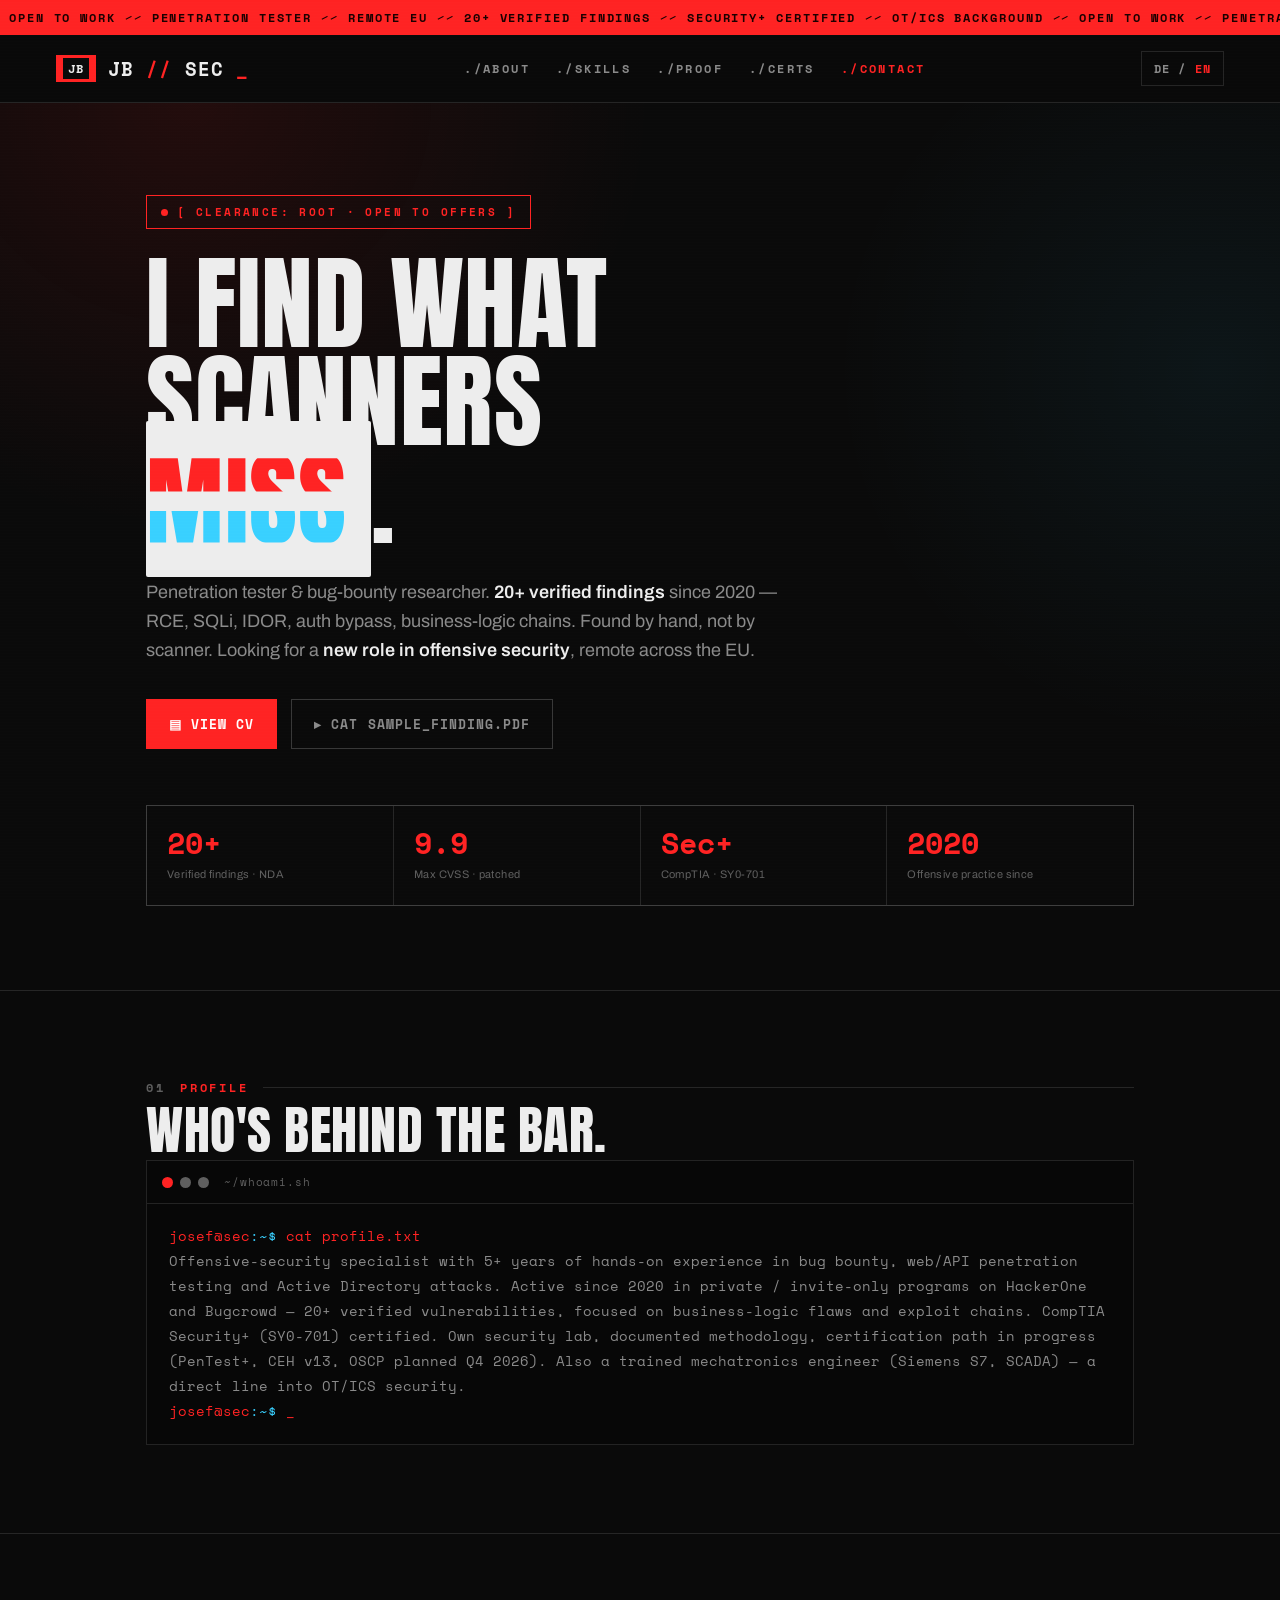
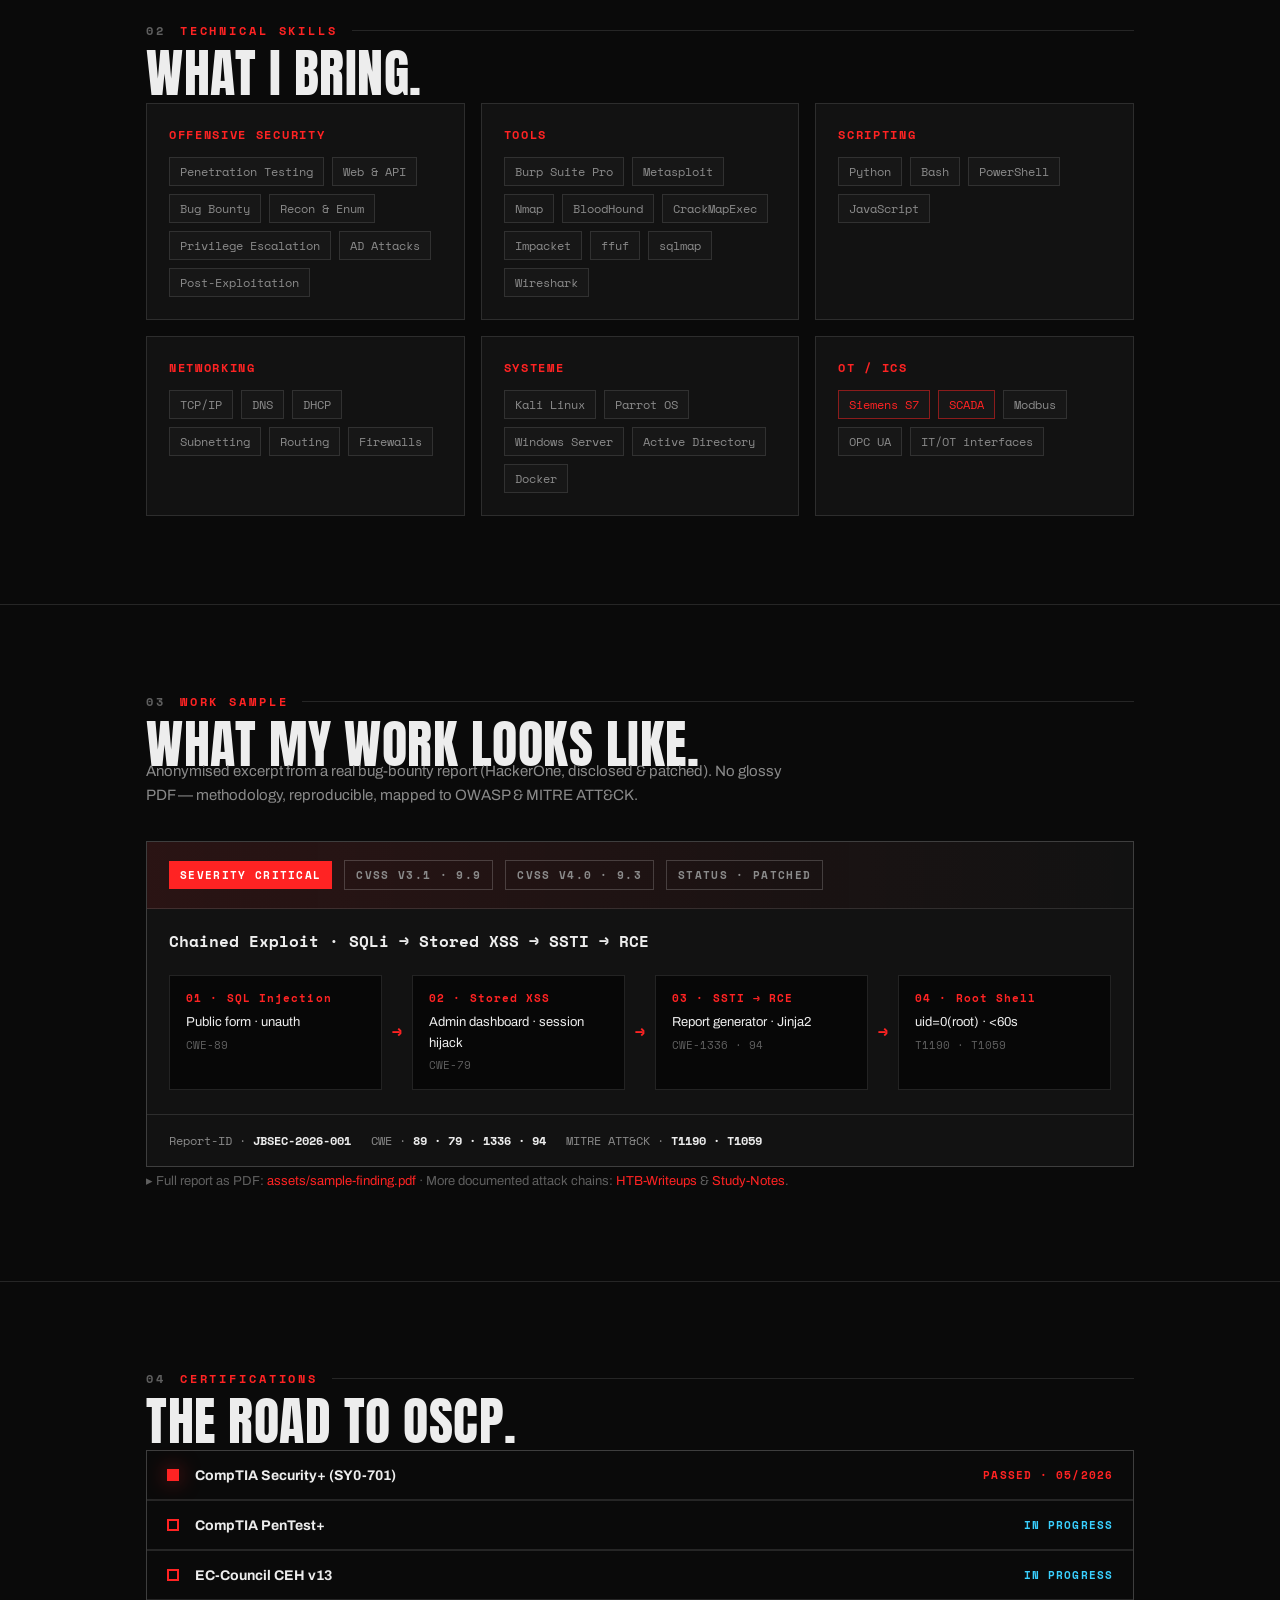
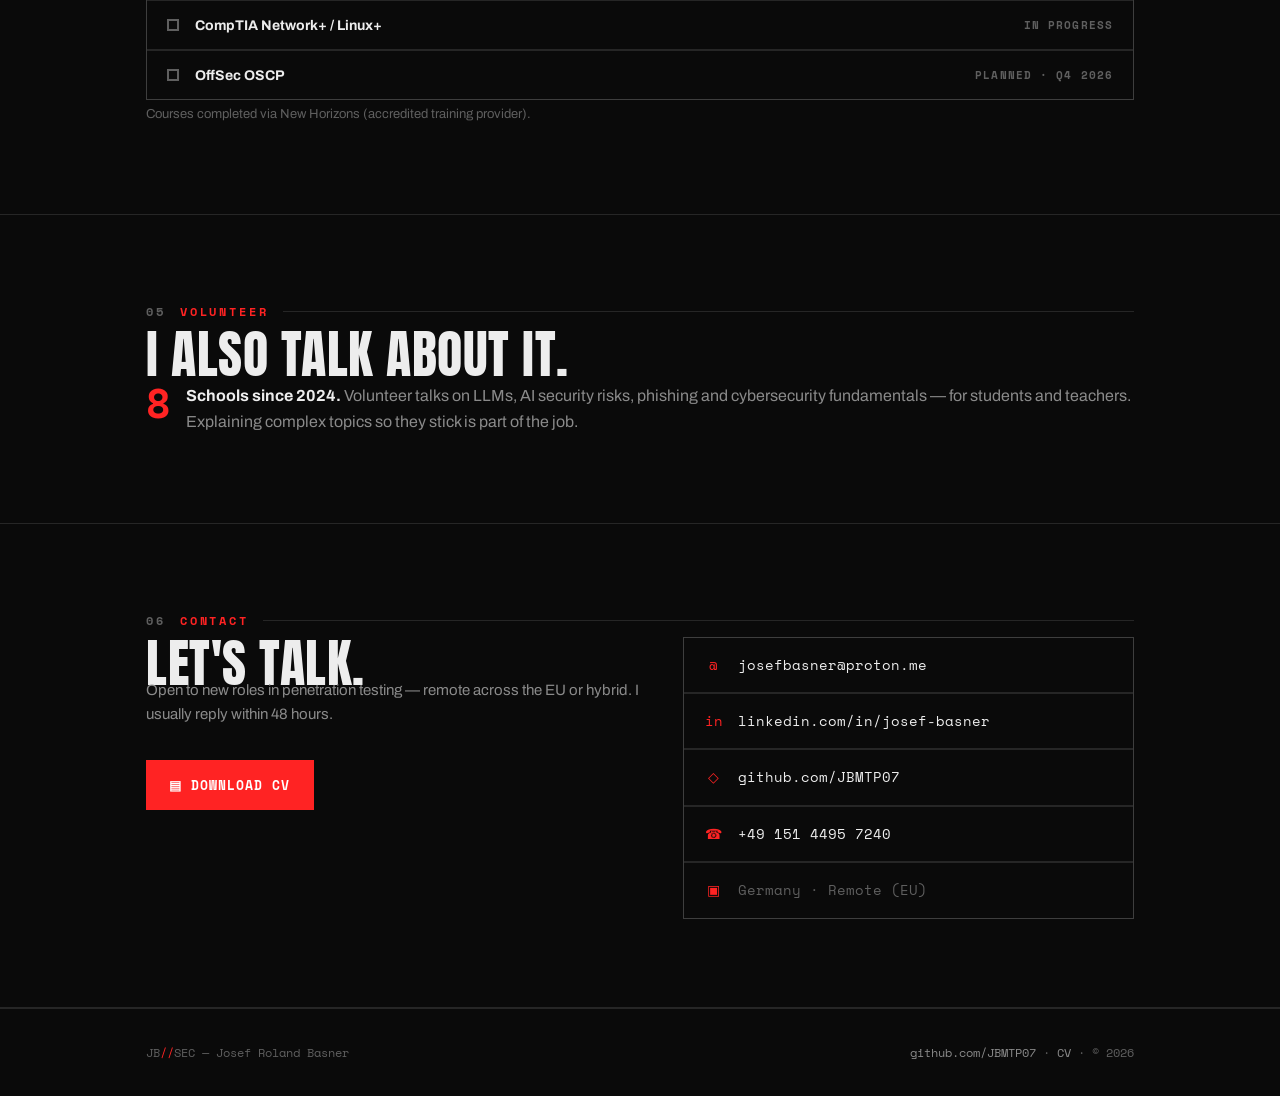
<file: index.html>
<!doctype html>
<html lang="de">
<head>
<meta charset="utf-8">
<meta name="viewport" content="width=device-width, initial-scale=1, viewport-fit=cover">
<title>Josef Basner — Penetration Tester · Open to Work</title>
<meta name="description" content="Penetration Tester und Bug-Bounty-Researcher. 20+ verifizierte Findings seit 2020, CompTIA Security+ zertifiziert, OT/ICS-Background. Offen für neue Positionen im Penetration Testing — remote in der EU.">
<meta name="theme-color" content="#0a0a0a">
<meta property="og:type" content="website">
<meta property="og:title" content="Josef Basner — Penetration Tester · Open to Work">
<meta property="og:description" content="20+ verifizierte Findings · Security+ · OT/ICS. Offen für neue Positionen im Penetration Testing, remote EU.">
<meta property="og:image" content="assets/og.png">
<link rel="preconnect" href="https://fonts.googleapis.com">
<link rel="preconnect" href="https://fonts.gstatic.com" crossorigin>
<link href="https://fonts.googleapis.com/css2?family=Anton&family=Archivo:wght@400;500;600;700&family=Space+Mono:wght@400;700&display=swap" rel="stylesheet">
<style>
:root{
  --bg:#0a0a0a; --panel:#121212; --panel2:#171717; --terminal:#070707;
  --red:#ff2323; --cyan:#39d0ff;
  --ink:#ededed; --dim:#8a8a8a; --mute:#5f5f5f; --on-red:#fff;
  --line:rgba(237,237,237,.12); --line2:rgba(237,237,237,.2); --redline:rgba(255,35,35,.5);
  --mono:"Space Mono",ui-monospace,monospace;
  --body:"Archivo",-apple-system,"Segoe UI",sans-serif;
  --display:"Anton","Archivo",sans-serif;
  --glow:0 0 20px rgba(255,35,35,.5);
  --maxw:1100px;
}
*{box-sizing:border-box;margin:0;padding:0}
html{scroll-behavior:smooth}
body{background:var(--bg);color:var(--ink);font-family:var(--body);line-height:1.6;-webkit-font-smoothing:antialiased;overflow-x:hidden}
a{color:inherit;text-decoration:none}
::selection{background:var(--red);color:#fff}
img{max-width:100%;display:block}
.scan{position:fixed;inset:0;z-index:60;pointer-events:none;background:repeating-linear-gradient(0deg,rgba(255,255,255,.02) 0 1px,transparent 1px 3px);mix-blend-mode:overlay}
.sweep{position:fixed;left:0;right:0;height:2px;background:var(--red);opacity:.35;z-index:61;pointer-events:none;animation:sweep 6s linear infinite}
@keyframes sweep{0%{top:-4px}100%{top:100%}}
.prog{position:fixed;top:0;left:0;height:2px;width:0;background:var(--red);z-index:70;box-shadow:0 0 12px var(--red)}
.wrap{max-width:var(--maxw);margin:0 auto;padding:0 56px}
@media(max-width:720px){.wrap{padding:0 22px}}
.tape{position:relative;z-index:5;background:var(--red);color:#1a0000;font:700 12px var(--mono);letter-spacing:.16em;padding:9px 0;overflow:hidden;white-space:nowrap}
.tape span{display:inline-block;animation:marq 26s linear infinite}
@keyframes marq{to{transform:translateX(-50%)}}
.bar{position:sticky;top:0;z-index:50;display:flex;align-items:center;justify-content:space-between;padding:16px 56px;background:rgba(10,10,10,.82);backdrop-filter:blur(10px);border-bottom:1px solid var(--line)}
@media(max-width:720px){.bar{padding:14px 22px}}
.logo{display:flex;align-items:center;gap:12px;font:700 19px var(--mono);letter-spacing:.06em}
.logo .mk{display:inline-flex;align-items:center;justify-content:center;width:40px;height:27px;background:var(--red)}
.logo .mk b{background:var(--bg);color:var(--ink);font:700 12px var(--mono);padding:2px 5px}
.logo i{font-style:normal;color:var(--red)}
.cur{color:var(--red);animation:blink 1.1s steps(2) infinite}
@keyframes blink{50%{opacity:0}}
.nav{display:flex;gap:26px;font:700 12px var(--mono);letter-spacing:.2em;text-transform:uppercase;color:var(--dim)}
.nav a{transition:color .2s}
.nav a:hover{color:var(--ink)}
.nav a.hot{color:var(--red)}
@media(max-width:860px){.nav{display:none}}
.tools{display:flex;align-items:center;gap:10px}
.lang{font:700 12px var(--mono);letter-spacing:.1em;border:1px solid var(--line);background:transparent;color:var(--dim);padding:8px 12px;cursor:pointer;transition:.2s}
.lang:hover{border-color:var(--red);color:var(--ink)}
.lang b{color:var(--red)}
.hero{position:relative;padding:92px 0 84px;border-bottom:1px solid var(--line);overflow:hidden}
.hero::before{content:"";position:absolute;inset:0;background:radial-gradient(60% 80% at 15% 0%,rgba(255,35,35,.10),transparent 60%),radial-gradient(50% 70% at 95% 30%,rgba(57,208,255,.06),transparent 60%);pointer-events:none}
.badge{position:relative;display:inline-flex;align-items:center;gap:9px;font:700 11px var(--mono);letter-spacing:.22em;text-transform:uppercase;color:var(--red);border:1px solid var(--red);padding:8px 14px}
.badge i{width:7px;height:7px;border-radius:50%;background:var(--red);animation:blink 1.4s steps(2) infinite;display:inline-block}
h1{position:relative;font-family:var(--display);font-weight:400;font-size:clamp(44px,8.5vw,104px);line-height:.94;letter-spacing:.5px;text-transform:uppercase;margin:26px 0 0}
.g{position:relative;display:inline-block}
.g::before,.g::after{content:attr(data-t);position:absolute;left:0;top:0;width:100%;overflow:hidden;pointer-events:none}
.g::before{color:var(--red);animation:g1 3.4s steps(1) infinite;clip-path:inset(8% 0 58% 0)}
.g::after{color:var(--cyan);animation:g2 3.4s steps(1) infinite;clip-path:inset(62% 0 6% 0)}
@keyframes g1{0%,90%,100%{opacity:0}92%{transform:translate(-4px,1px);opacity:1}95%{transform:translate(3px,-1px);opacity:1}98%{opacity:0}}
@keyframes g2{0%,91%,100%{opacity:0}93%{transform:translate(4px,-1px);opacity:1}96%{transform:translate(-3px,1px);opacity:1}99%{opacity:0}}
.redact{background:var(--ink);color:transparent;padding:0 .12em;border-radius:2px;transition:.35s;user-select:none}
h1:hover .redact{background:transparent;color:var(--red)}
.lede{position:relative;max-width:640px;margin:30px 0 0;font-size:clamp(15px,1.9vw,18px);color:var(--dim)}
.lede b{color:var(--ink);font-weight:600}
.cta{position:relative;display:flex;flex-wrap:wrap;gap:14px;margin-top:34px}
.btn{font:700 13px var(--mono);letter-spacing:.08em;text-transform:uppercase;padding:14px 22px;transition:.2s;display:inline-flex;align-items:center;gap:9px;cursor:pointer;border:1px solid transparent}
.btn.p{background:var(--red);color:#fff}
.btn.p:hover{box-shadow:0 0 24px rgba(255,35,35,.55);transform:translateY(-2px)}
.btn.s{background:transparent;color:var(--dim);border-color:var(--line2)}
.btn.s:hover{border-color:var(--red);color:#fff}
.stats{position:relative;display:grid;grid-template-columns:repeat(4,1fr);gap:1px;margin-top:56px;background:var(--line);border:1px solid var(--line)}
@media(max-width:720px){.stats{grid-template-columns:repeat(2,1fr)}}
.stat{background:var(--bg);padding:22px 20px}
.stat .n{font-family:var(--mono);font-weight:700;font-size:30px;color:var(--red);line-height:1}
.stat .l{font-size:11px;color:var(--mute);margin-top:8px;letter-spacing:.04em}
section{padding:88px 0;border-bottom:1px solid var(--line);position:relative}
.eyebrow{display:flex;align-items:center;gap:14px;font:700 12px var(--mono);letter-spacing:.24em;text-transform:uppercase;color:var(--red);margin-bottom:8px}
.eyebrow .no{color:var(--mute)}
.eyebrow::after{content:"";flex:1;height:1px;background:var(--line)}
h2{font-family:var(--display);font-weight:400;font-size:clamp(30px,4.6vw,52px);text-transform:uppercase;letter-spacing:.5px;line-height:1;margin-bottom:26px}
.sub{color:var(--dim);max-width:640px;margin:-14px 0 34px;font-size:15px}
.term{background:var(--terminal);border:1px solid var(--line);font-family:var(--mono);font-size:13.5px;line-height:1.85}
.term .top{display:flex;align-items:center;gap:7px;padding:11px 15px;border-bottom:1px solid var(--line)}
.term .top i{width:11px;height:11px;border-radius:50%;background:var(--mute);display:inline-block}
.term .top i:first-child{background:var(--red)}
.term .top .t{margin-left:8px;color:var(--mute);font-size:11px;letter-spacing:.08em}
.term .body{padding:20px 22px;color:var(--ink)}
.term .pr{color:var(--red)}
.term .pr b{color:var(--cyan);font-weight:400}
.term .out{color:var(--dim);display:block;margin:2px 0 16px}
.term .cur2{color:var(--red);animation:blink 1.1s steps(2) infinite}
.grid3{display:grid;grid-template-columns:repeat(3,1fr);gap:16px}
@media(max-width:860px){.grid3{grid-template-columns:1fr}}
.card{background:var(--panel);border:1px solid var(--line);padding:22px}
.card:hover{border-color:var(--redline)}
.card h3{font:700 12px var(--mono);letter-spacing:.14em;text-transform:uppercase;color:var(--red);margin-bottom:14px}
.tags{display:flex;flex-wrap:wrap;gap:8px}
.tag{font:400 12px var(--mono);color:var(--dim);border:1px solid var(--line);padding:5px 10px;background:var(--panel2)}
.tag.nda{color:var(--red);border-color:var(--redline)}
.proof{background:var(--panel);border:1px solid var(--line2)}
.proof .hd{display:flex;flex-wrap:wrap;align-items:center;gap:12px;padding:18px 22px;border-bottom:1px solid var(--line);background:linear-gradient(90deg,rgba(255,35,35,.10),transparent)}
.pill{font:700 11px var(--mono);letter-spacing:.12em;text-transform:uppercase;padding:6px 11px;background:var(--red);color:#fff}
.pill.k{background:transparent;color:var(--dim);border:1px solid var(--line2)}
.proof .title{padding:20px 22px 6px;font-family:var(--mono);font-weight:700;font-size:16px;color:var(--ink)}
.chain{display:flex;flex-wrap:wrap;align-items:stretch;gap:10px;padding:14px 22px 24px}
.node{flex:1 1 180px;background:var(--terminal);border:1px solid var(--line);padding:14px 16px}
.node .s{font:700 11px var(--mono);color:var(--red);letter-spacing:.1em}
.node .d{font-size:13px;color:var(--ink);margin-top:6px}
.node .m{font-size:11px;color:var(--mute);margin-top:4px;font-family:var(--mono)}
.arrow{align-self:center;color:var(--red);font-family:var(--mono);font-weight:700}
@media(max-width:720px){.arrow{display:none}}
.proof .ft{display:flex;flex-wrap:wrap;gap:20px;padding:16px 22px;border-top:1px solid var(--line);font-family:var(--mono);font-size:12px;color:var(--dim)}
.proof .ft b{color:var(--ink);font-weight:700}
.note{margin-top:16px;font-size:13px;color:var(--mute)}
.road{display:flex;flex-direction:column;gap:2px;background:var(--line);border:1px solid var(--line)}
.q{display:flex;align-items:center;gap:16px;background:var(--bg);padding:16px 20px}
.q .dot{width:12px;height:12px;flex:none;border:2px solid var(--mute)}
.q.done .dot{background:var(--red);border-color:var(--red);box-shadow:var(--glow)}
.q.now .dot{border-color:var(--red);animation:blink 1.4s steps(2) infinite}
.q .nm{font:700 14px var(--body);color:var(--ink)}
.q .st{margin-left:auto;font:700 11px var(--mono);letter-spacing:.1em;text-transform:uppercase;color:var(--mute)}
.q.done .st{color:var(--red)}
.q.now .st{color:var(--cyan)}
.talkrow{display:flex;flex-wrap:wrap;gap:16px;align-items:flex-start}
.talkrow .big{font-family:var(--mono);font-weight:700;font-size:40px;color:var(--red);line-height:1}
.talkrow .tx{flex:1;min-width:260px;color:var(--dim)}
.talkrow .tx b{color:var(--ink)}
.contact{padding:88px 0}
.cwrap{display:grid;grid-template-columns:1.1fr 1fr;gap:40px}
@media(max-width:860px){.cwrap{grid-template-columns:1fr}}
.clist{display:flex;flex-direction:column;gap:2px;background:var(--line);border:1px solid var(--line)}
.crow{display:flex;align-items:center;gap:14px;background:var(--bg);padding:16px 20px;font-family:var(--mono);font-size:14px;transition:.2s}
.crow:hover{background:var(--panel2)}
.crow .ic{color:var(--red);width:20px;text-align:center}
.crow a{color:var(--ink)}
.crow span.mut{color:var(--mute)}
footer{border-top:1px solid var(--line);padding:34px 0;color:var(--mute);font-family:var(--mono);font-size:12px}
.frow{display:flex;flex-wrap:wrap;gap:8px 18px;align-items:center;justify-content:space-between}
.frow a{color:var(--dim)}
.frow a:hover{color:var(--red)}
[data-en]{display:none}
html[lang="en"] [data-de]{display:none}
html[lang="en"] [data-en]{display:inline}
html[lang="en"] .lede[data-en],html[lang="en"] .sub[data-en]{display:block}
html[lang="en"] li[data-en]{display:list-item}
</style>
</head>
<body>
<div class="prog" id="prog"></div>
<div class="scan"></div>
<div class="sweep"></div>

<div class="tape"><span>&nbsp;OPEN TO WORK ⁄⁄ PENETRATION TESTER ⁄⁄ REMOTE EU ⁄⁄ 20+ VERIFIED FINDINGS ⁄⁄ SECURITY+ CERTIFIED ⁄⁄ OT/ICS BACKGROUND ⁄⁄ OPEN TO WORK ⁄⁄ PENETRATION TESTER ⁄⁄ REMOTE EU ⁄⁄ 20+ VERIFIED FINDINGS ⁄⁄ SECURITY+ CERTIFIED ⁄⁄ OT/ICS BACKGROUND ⁄⁄&nbsp;</span></div>

<header class="bar">
  <span class="logo"><span class="mk"><b>JB</b></span>JB<i>//</i>SEC<span class="cur">_</span></span>
  <nav class="nav">
    <a href="#about">./about</a>
    <a href="#skills">./skills</a>
    <a href="#proof">./proof</a>
    <a href="#certs">./certs</a>
    <a href="#contact" class="hot">./contact</a>
  </nav>
  <div class="tools">
    <button class="lang" id="lang" aria-label="Sprache wechseln"><b>DE</b> / EN</button>
  </div>
</header>

<section class="hero">
  <div class="wrap">
    <span class="badge"><i></i><span data-de>[ CLEARANCE: ROOT · OFFEN FÜR ANGEBOTE ]</span><span data-en>[ CLEARANCE: ROOT · OPEN TO OFFERS ]</span></span>
    <h1>
      <span data-de>ICH FINDE,<br>WAS SCANNER<br><span class="g" data-t="ÜBERSEHEN"><span class="redact">ÜBERSEHEN</span></span>.</span>
      <span data-en>I FIND WHAT<br>SCANNERS<br><span class="g" data-t="MISS"><span class="redact">MISS</span></span>.</span>
    </h1>
    <p class="lede" data-de>Penetration Tester &amp; Bug-Bounty-Researcher. <b>20+ verifizierte Findings</b> seit 2020 — RCE, SQLi, IDOR, Auth-Bypass, Business-Logic-Chains. Manuell gefunden, nicht gescannt. Ich suche eine <b>neue Position im Offensive Security</b>, remote in der EU.</p>
    <p class="lede" data-en>Penetration tester &amp; bug-bounty researcher. <b>20+ verified findings</b> since 2020 — RCE, SQLi, IDOR, auth bypass, business-logic chains. Found by hand, not by scanner. Looking for a <b>new role in offensive security</b>, remote across the EU.</p>
    <div class="cta">
      <a class="btn p" href="cv/"><span>▤</span><span data-de>Lebenslauf ansehen</span><span data-en>View CV</span></a>
      <a class="btn s" href="assets/sample-finding.pdf" target="_blank"><span>▸</span> cat sample_finding.pdf</a>
    </div>
    <div class="stats">
      <div class="stat"><div class="n">20+</div><div class="l"><span data-de>Verifizierte Findings · NDA</span><span data-en>Verified findings · NDA</span></div></div>
      <div class="stat"><div class="n">9.9</div><div class="l"><span data-de>Max CVSS · patched</span><span data-en>Max CVSS · patched</span></div></div>
      <div class="stat"><div class="n">Sec+</div><div class="l">CompTIA · SY0-701</div></div>
      <div class="stat"><div class="n">2020</div><div class="l"><span data-de>Offensive Praxis seit</span><span data-en>Offensive practice since</span></div></div>
    </div>
  </div>
</section>

<section id="about">
  <div class="wrap">
    <div class="eyebrow"><span class="no">01</span><span data-de>Profil</span><span data-en>Profile</span></div>
    <h2 data-de>Wer hinter dem Balken steckt.</h2>
    <h2 data-en>Who's behind the bar.</h2>
    <div class="term">
      <div class="top"><i></i><i></i><i></i><span class="t">~/whoami.sh</span></div>
      <div class="body">
        <div class="pr">josef@sec<b>:~$</b> cat profile.txt</div>
        <span class="out" data-de>Offensive-Security-Spezialist mit 5+ Jahren praktischer Erfahrung in Bug Bounty, Web-/API-Pentesting und Active-Directory-Angriffen. Seit 2020 in privaten / invite-only Programmen auf HackerOne und Bugcrowd — 20+ verifizierte Schwachstellen, Schwerpunkt Business-Logic-Flaws und Exploit-Chains. CompTIA Security+ (SY0-701) zertifiziert. Eigenes Security-Lab, dokumentierte Methodik, laufender Zertifizierungspfad (PenTest+, CEH v13, OSCP für Q4 2026). Zusätzlich ausgebildeter Mechatroniker (Siemens S7, SCADA) — direkter Draht zu OT/ICS-Security.</span>
        <span class="out" data-en>Offensive-security specialist with 5+ years of hands-on experience in bug bounty, web/API penetration testing and Active Directory attacks. Active since 2020 in private / invite-only programs on HackerOne and Bugcrowd — 20+ verified vulnerabilities, focused on business-logic flaws and exploit chains. CompTIA Security+ (SY0-701) certified. Own security lab, documented methodology, certification path in progress (PenTest+, CEH v13, OSCP planned Q4 2026). Also a trained mechatronics engineer (Siemens S7, SCADA) — a direct line into OT/ICS security.</span>
        <div class="pr">josef@sec<b>:~$</b> <span class="cur2">_</span></div>
      </div>
    </div>
  </div>
</section>

<section id="skills">
  <div class="wrap">
    <div class="eyebrow"><span class="no">02</span><span data-de>Technische Schwerpunkte</span><span data-en>Technical Skills</span></div>
    <h2 data-de>Was ich mitbringe.</h2>
    <h2 data-en>What I bring.</h2>
    <div class="grid3">
      <div class="card"><h3>Offensive Security</h3><div class="tags"><span class="tag">Penetration Testing</span><span class="tag">Web &amp; API</span><span class="tag">Bug Bounty</span><span class="tag">Recon &amp; Enum</span><span class="tag">Privilege Escalation</span><span class="tag">AD Attacks</span><span class="tag">Post-Exploitation</span></div></div>
      <div class="card"><h3>Tools</h3><div class="tags"><span class="tag">Burp Suite Pro</span><span class="tag">Metasploit</span><span class="tag">Nmap</span><span class="tag">BloodHound</span><span class="tag">CrackMapExec</span><span class="tag">Impacket</span><span class="tag">ffuf</span><span class="tag">sqlmap</span><span class="tag">Wireshark</span></div></div>
      <div class="card"><h3>Scripting</h3><div class="tags"><span class="tag">Python</span><span class="tag">Bash</span><span class="tag">PowerShell</span><span class="tag">JavaScript</span></div></div>
      <div class="card"><h3><span data-de>Netzwerke</span><span data-en>Networking</span></h3><div class="tags"><span class="tag">TCP/IP</span><span class="tag">DNS</span><span class="tag">DHCP</span><span class="tag">Subnetting</span><span class="tag">Routing</span><span class="tag">Firewalls</span></div></div>
      <div class="card"><h3>Systeme</h3><div class="tags"><span class="tag">Kali Linux</span><span class="tag">Parrot OS</span><span class="tag">Windows Server</span><span class="tag">Active Directory</span><span class="tag">Docker</span></div></div>
      <div class="card"><h3>OT / ICS</h3><div class="tags"><span class="tag nda">Siemens S7</span><span class="tag nda">SCADA</span><span class="tag">Modbus</span><span class="tag">OPC UA</span><span class="tag"><span data-de>IT/OT-Schnittstellen</span><span data-en>IT/OT interfaces</span></span></div></div>
    </div>
  </div>
</section>

<section id="proof">
  <div class="wrap">
    <div class="eyebrow"><span class="no">03</span><span data-de>Arbeitsprobe</span><span data-en>Work Sample</span></div>
    <h2 data-de>So sieht meine Arbeit aus.</h2>
    <h2 data-en>What my work looks like.</h2>
    <p class="sub" data-de>Anonymisierter Auszug aus einem realen Bug-Bounty-Report (HackerOne, disclosed &amp; patched). Kein Hochglanz-PDF — Methodik, reproduzierbar, nach OWASP &amp; MITRE ATT&amp;CK.</p>
    <p class="sub" data-en>Anonymised excerpt from a real bug-bounty report (HackerOne, disclosed &amp; patched). No glossy PDF — methodology, reproducible, mapped to OWASP &amp; MITRE ATT&amp;CK.</p>
    <div class="proof">
      <div class="hd"><span class="pill">Severity Critical</span><span class="pill k">CVSS v3.1 · 9.9</span><span class="pill k">CVSS v4.0 · 9.3</span><span class="pill k">Status · Patched</span></div>
      <div class="title">Chained Exploit · SQLi → Stored XSS → SSTI → RCE</div>
      <div class="chain">
        <div class="node"><div class="s">01 · SQL Injection</div><div class="d">Public form · unauth</div><div class="m">CWE-89</div></div>
        <span class="arrow">→</span>
        <div class="node"><div class="s">02 · Stored XSS</div><div class="d"><span data-de>Admin-Dashboard · Session-Hijack</span><span data-en>Admin dashboard · session hijack</span></div><div class="m">CWE-79</div></div>
        <span class="arrow">→</span>
        <div class="node"><div class="s">03 · SSTI → RCE</div><div class="d">Report generator · Jinja2</div><div class="m">CWE-1336 · 94</div></div>
        <span class="arrow">→</span>
        <div class="node"><div class="s">04 · Root Shell</div><div class="d">uid=0(root) · &lt;60s</div><div class="m">T1190 · T1059</div></div>
      </div>
      <div class="ft"><span>Report-ID · <b>JBSEC-2026-001</b></span><span>CWE · <b>89 · 79 · 1336 · 94</b></span><span>MITRE ATT&amp;CK · <b>T1190 · T1059</b></span></div>
    </div>
    <p class="note" data-de>▸ Vollständiger Report als PDF: <a href="assets/sample-finding.pdf" target="_blank" style="color:var(--red)">assets/sample-finding.pdf</a> · Weitere dokumentierte Angriffsketten: <a href="https://github.com/JBMTP07/HTB-Writeups" target="_blank" style="color:var(--red)">HTB-Writeups</a> &amp; <a href="https://github.com/JBMTP07/Study-Notes" target="_blank" style="color:var(--red)">Study-Notes</a>.</p>
    <p class="note" data-en>▸ Full report as PDF: <a href="assets/sample-finding.pdf" target="_blank" style="color:var(--red)">assets/sample-finding.pdf</a> · More documented attack chains: <a href="https://github.com/JBMTP07/HTB-Writeups" target="_blank" style="color:var(--red)">HTB-Writeups</a> &amp; <a href="https://github.com/JBMTP07/Study-Notes" target="_blank" style="color:var(--red)">Study-Notes</a>.</p>
  </div>
</section>

<section id="certs">
  <div class="wrap">
    <div class="eyebrow"><span class="no">04</span><span data-de>Zertifizierungen</span><span data-en>Certifications</span></div>
    <h2 data-de>Der Weg zum OSCP.</h2>
    <h2 data-en>The road to OSCP.</h2>
    <div class="road">
      <div class="q done"><span class="dot"></span><span class="nm">CompTIA Security+ (SY0-701)</span><span class="st"><span data-de>bestanden · 05/2026</span><span data-en>passed · 05/2026</span></span></div>
      <div class="q now"><span class="dot"></span><span class="nm">CompTIA PenTest+</span><span class="st"><span data-de>in Vorbereitung</span><span data-en>in progress</span></span></div>
      <div class="q now"><span class="dot"></span><span class="nm">EC-Council CEH v13</span><span class="st"><span data-de>in Vorbereitung</span><span data-en>in progress</span></span></div>
      <div class="q"><span class="dot"></span><span class="nm">CompTIA Network+ / Linux+</span><span class="st"><span data-de>in Vorbereitung</span><span data-en>in progress</span></span></div>
      <div class="q"><span class="dot"></span><span class="nm">OffSec OSCP</span><span class="st"><span data-de>geplant · Q4 2026</span><span data-en>planned · Q4 2026</span></span></div>
    </div>
    <p class="note" data-de>Kurse abgeschlossen über New Horizons (zertifizierter Bildungsträger).</p>
    <p class="note" data-en>Courses completed via New Horizons (accredited training provider).</p>
  </div>
</section>

<section id="talks">
  <div class="wrap">
    <div class="eyebrow"><span class="no">05</span><span data-de>Ehrenamt</span><span data-en>Volunteer</span></div>
    <h2 data-de>Ich rede auch drüber.</h2>
    <h2 data-en>I also talk about it.</h2>
    <div class="talkrow">
      <div class="big">8</div>
      <div class="tx" data-de><b>Schulen seit 2024.</b> Ehrenamtliche Vorträge zu LLMs, KI-Sicherheitsrisiken, Phishing und Cybersecurity-Grundlagen — für Schüler:innen und Lehrkräfte. Komplexe Themen so erklären, dass sie hängenbleiben: das gehört zum Job dazu.</div>
      <div class="tx" data-en><b>Schools since 2024.</b> Volunteer talks on LLMs, AI security risks, phishing and cybersecurity fundamentals — for students and teachers. Explaining complex topics so they stick is part of the job.</div>
    </div>
  </div>
</section>

<section class="contact" id="contact">
  <div class="wrap">
    <div class="eyebrow"><span class="no">06</span><span data-de>Kontakt</span><span data-en>Contact</span></div>
    <div class="cwrap">
      <div>
        <h2 data-de>Reden wir.</h2>
        <h2 data-en>Let's talk.</h2>
        <p class="sub" data-de>Offen für Positionen im Penetration Testing — remote in der EU oder hybrid. Antwort meist innerhalb von 48 Stunden.</p>
        <p class="sub" data-en>Open to new roles in penetration testing — remote across the EU or hybrid. I usually reply within 48 hours.</p>
        <a class="btn p" href="cv/"><span>▤</span><span data-de>Lebenslauf herunterladen</span><span data-en>Download CV</span></a>
      </div>
      <div class="clist">
        <div class="crow"><span class="ic">@</span><a href="mailto:josefbasner@proton.me">josefbasner@proton.me</a></div>
        <div class="crow"><span class="ic">in</span><a href="https://www.linkedin.com/in/josef-basner-23a3173b2/" target="_blank">linkedin.com/in/josef-basner</a></div>
        <div class="crow"><span class="ic">◇</span><a href="https://github.com/JBMTP07" target="_blank">github.com/JBMTP07</a></div>
        <div class="crow"><span class="ic">☎</span><a href="tel:+4915144957240">+49 151 4495 7240</a></div>
        <div class="crow"><span class="ic">▣</span><span class="mut"><span data-de>Deutschland · Remote (EU)</span><span data-en>Germany · Remote (EU)</span></span></div>
      </div>
    </div>
  </div>
</section>

<footer>
  <div class="wrap frow">
    <span>JB<i style="color:var(--red);font-style:normal">//</i>SEC — Josef Roland Basner</span>
    <span><a href="https://github.com/JBMTP07" target="_blank">github.com/JBMTP07</a> · <a href="cv/"><span data-de>Lebenslauf</span><span data-en>CV</span></a> · <span class="mut">© 2026</span></span>
  </div>
</footer>

<script>
(function(){
  var b=document.getElementById('lang'), h=document.documentElement;
  function set(l){h.lang=l;b.innerHTML=l==='de'?'<b>DE</b> / EN':'DE / <b>EN</b>';try{localStorage.setItem('jbsec-lang',l)}catch(e){}}
  b.addEventListener('click',function(){set(h.lang==='de'?'en':'de')});
  var saved;try{saved=localStorage.getItem('jbsec-lang')}catch(e){}
  set(saved||((navigator.language||'de').slice(0,2)==='en'?'en':'de'));
})();
(function(){
  var p=document.getElementById('prog');
  addEventListener('scroll',function(){
    var st=document.documentElement.scrollTop, h=document.documentElement.scrollHeight-innerHeight;
    p.style.width=(h>0?(st/h*100):0)+'%';
  },{passive:true});
})();
</script>
</body>
</html>
</file>
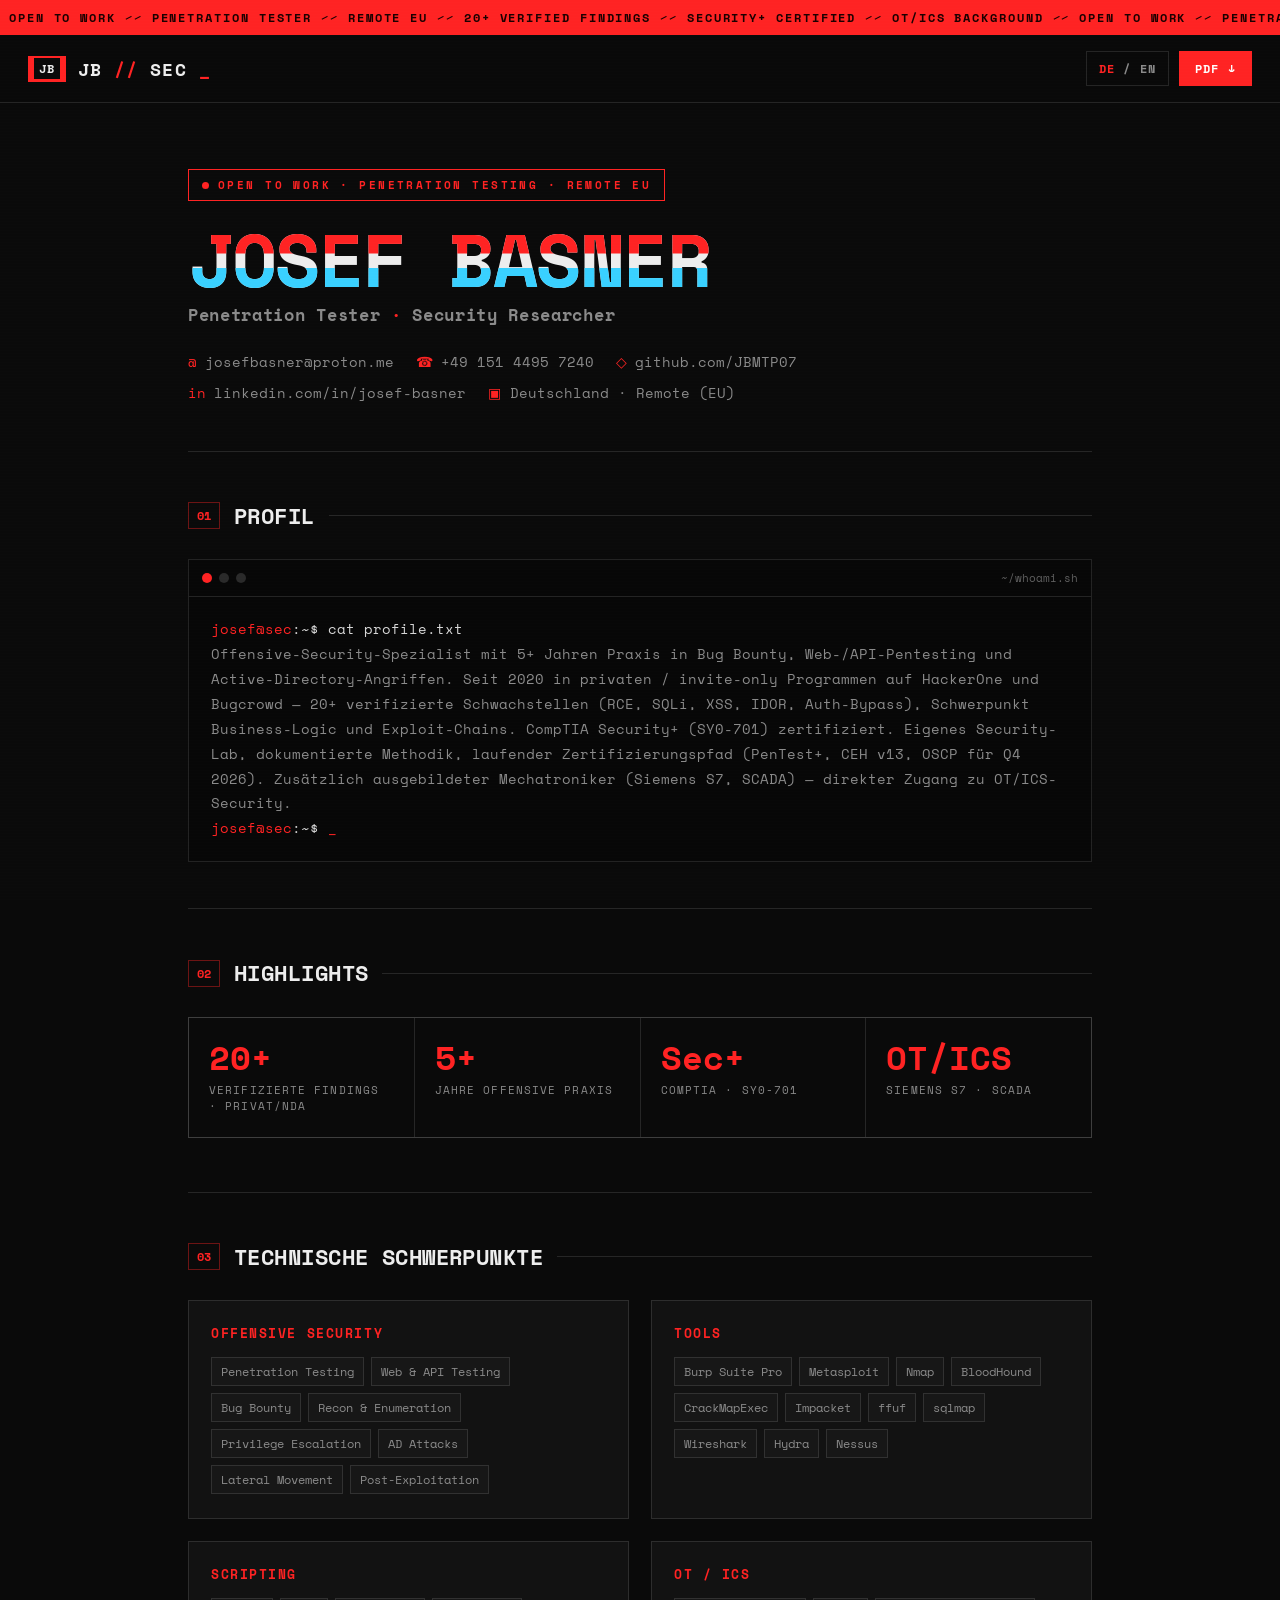
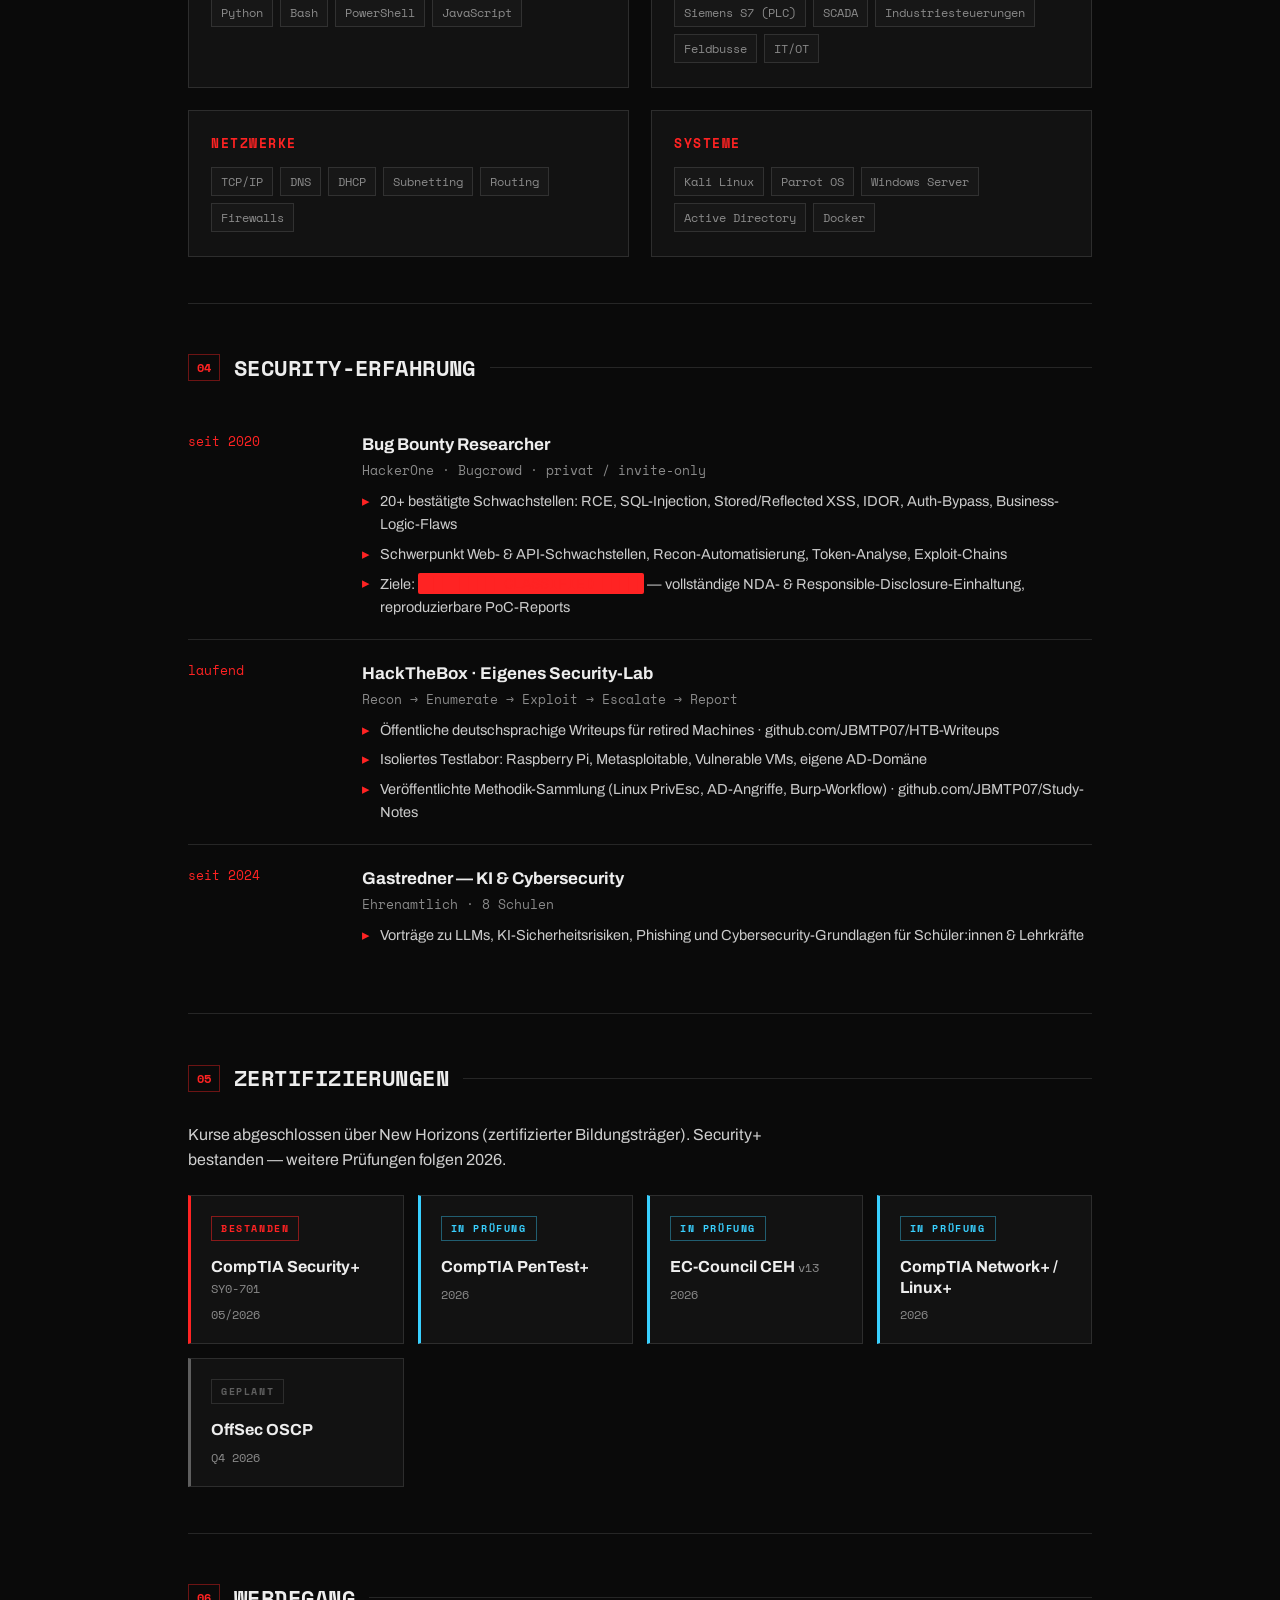
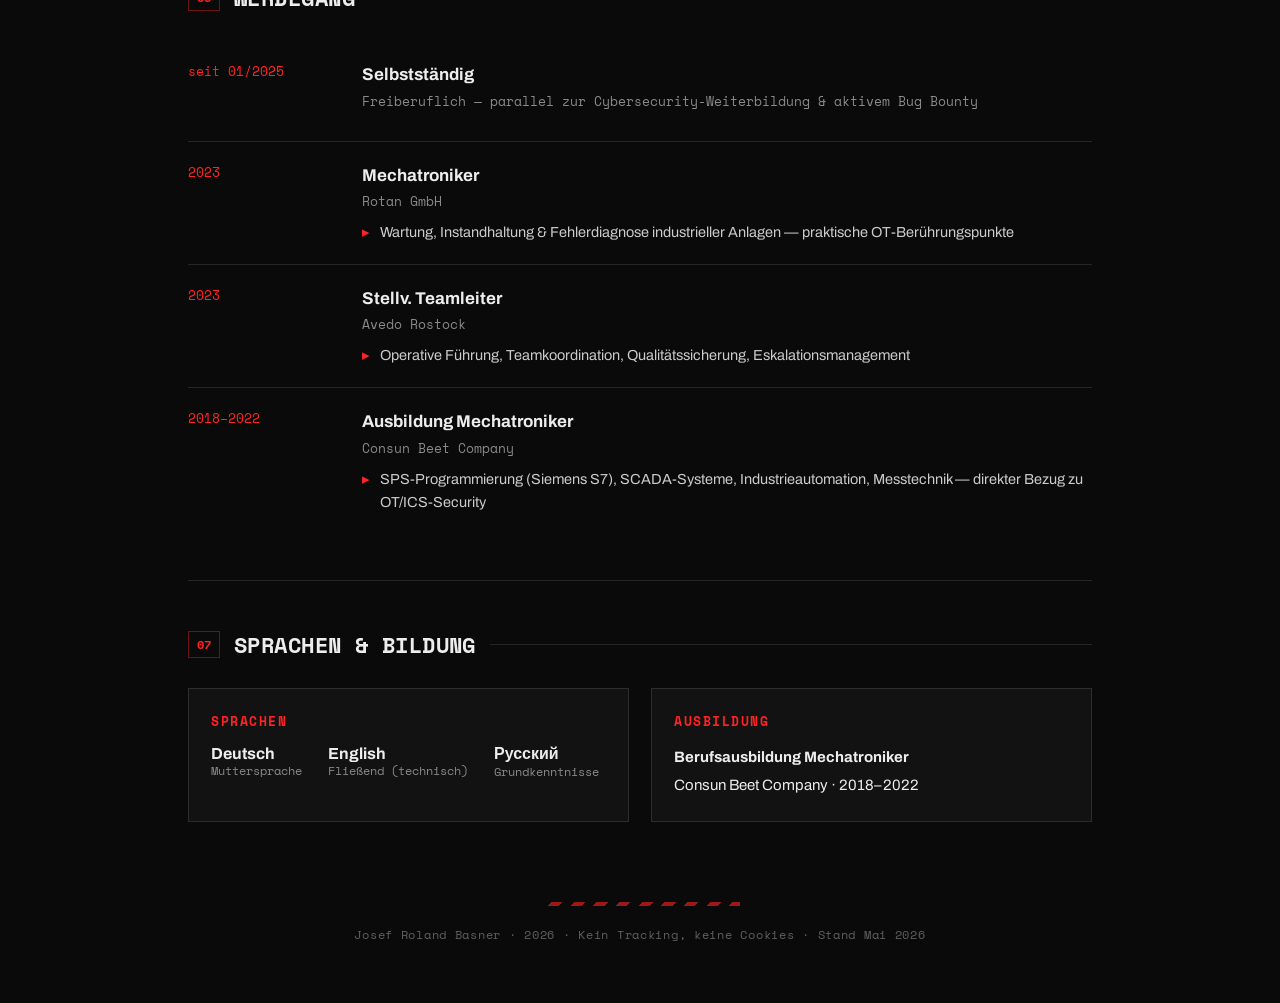
<file: cv/index.html>
<!doctype html>
<html lang="de">
<head>
<meta charset="utf-8">
<meta name="viewport" content="width=device-width, initial-scale=1">
<title>Josef Basner — Penetration Tester · CV</title>
<link rel="preconnect" href="https://fonts.googleapis.com">
<link href="https://fonts.googleapis.com/css2?family=Space+Mono:wght@400;700&family=Archivo:wght@400;500;600;700&display=swap" rel="stylesheet">
<style>
:root{--bg:#0a0a0a;--panel:#121212;--panel2:#171717;--acc:#ff2323;--ink:#ededed;--dim:#8a8a8a;--mute:#5f5f5f;--line:rgba(237,237,237,.12);--mono:"Space Mono",monospace;--body:"Archivo",sans-serif}
*{box-sizing:border-box;margin:0;padding:0}
html{scroll-behavior:smooth}
body{background:var(--bg);color:var(--ink);font-family:var(--body);line-height:1.6;-webkit-font-smoothing:antialiased;overflow-x:hidden}
a{color:inherit;text-decoration:none}
::selection{background:var(--acc);color:#fff}
/* ambient */
.scan{position:fixed;inset:0;z-index:60;pointer-events:none;background:repeating-linear-gradient(0deg,rgba(255,255,255,.02) 0 1px,transparent 1px 3px);mix-blend-mode:overlay}
.sweep{position:fixed;left:0;right:0;height:2px;background:var(--acc);opacity:.4;z-index:61;pointer-events:none;animation:sweepY 5s linear infinite}
@keyframes sweepY{0%{top:-4px}100%{top:100%}}
.prog{position:fixed;top:0;left:0;height:2px;width:0;background:var(--acc);z-index:70;box-shadow:0 0 12px var(--acc)}
.wrap{max-width:960px;margin:0 auto;padding:0 28px}
/* top bar */
.tape{background:var(--acc);color:#1a0000;font:700 12px var(--mono);letter-spacing:.16em;padding:9px 0;overflow:hidden;white-space:nowrap}
.tape span{display:inline-block;animation:marq 20s linear infinite}
@keyframes marq{to{transform:translateX(-50%)}}
.bar{position:sticky;top:0;z-index:50;display:flex;align-items:center;justify-content:space-between;padding:16px 28px;background:rgba(10,10,10,.82);backdrop-filter:blur(10px);border-bottom:1px solid var(--line)}
.logo{display:flex;align-items:center;gap:12px;font:700 18px var(--mono);letter-spacing:.06em}
.logo .mk{display:inline-flex;align-items:center;justify-content:center;width:38px;height:26px;background:var(--acc)}
.logo .mk b{background:var(--bg);color:var(--ink);font:700 12px var(--mono);padding:2px 5px}
.logo i{font-style:normal;color:var(--acc)}
.cur{color:var(--acc);animation:blink 1.1s steps(2) infinite}
@keyframes blink{50%{opacity:0}}
.tools{display:flex;align-items:center;gap:10px}
.lang{font:700 12px var(--mono);letter-spacing:.1em;border:1px solid var(--line);background:transparent;color:var(--dim);padding:8px 12px;cursor:pointer;transition:.2s}
.lang:hover{border-color:var(--acc);color:var(--ink)}
.lang b{color:var(--acc)}
.dl{font:700 12px var(--mono);letter-spacing:.1em;text-transform:uppercase;background:var(--acc);color:#fff;padding:9px 16px;transition:.2s}
.dl:hover{box-shadow:0 0 20px rgba(255,35,35,.5)}
/* hero */
.hero{padding:66px 0 48px;border-bottom:1px solid var(--line)}
.stamp{display:inline-flex;align-items:center;gap:9px;font:700 11px var(--mono);letter-spacing:.22em;text-transform:uppercase;color:var(--acc);border:1px solid var(--acc);padding:7px 13px}
.stamp .dot{width:7px;height:7px;border-radius:50%;background:var(--acc);animation:blink 1.4s steps(2) infinite}
h1{font-family:var(--mono);font-weight:700;font-size:clamp(42px,7vw,74px);line-height:.98;letter-spacing:-.02em;margin:22px 0 6px;position:relative;display:inline-block}
h1 .g{position:relative;display:inline-block}
h1 .g::before,h1 .g::after{content:attr(data-t);position:absolute;left:0;top:0;width:100%;overflow:hidden;pointer-events:none}
h1 .g::before{color:var(--acc);animation:g1 3.2s steps(1) infinite;clip-path:inset(8% 0 58% 0)}
h1 .g::after{color:#39d0ff;animation:g2 3.2s steps(1) infinite;clip-path:inset(62% 0 6% 0)}
@keyframes g1{0%,90%,100%{transform:none;opacity:0}92%{transform:translate(-4px,1px);opacity:1}95%{transform:translate(3px,-1px);opacity:1}98%{opacity:0}}
@keyframes g2{0%,91%,100%{transform:none;opacity:0}93%{transform:translate(4px,-1px);opacity:1}96%{transform:translate(-3px,1px);opacity:1}99%{opacity:0}}
.role{font:700 17px var(--mono);letter-spacing:.04em;color:var(--dim);margin-bottom:24px}
.role b{color:var(--acc);font-weight:700}
.contact{display:flex;flex-wrap:wrap;gap:10px 22px;font:400 14px var(--mono);color:var(--dim)}
.contact a{display:inline-flex;align-items:center;gap:8px;transition:.2s}
.contact a:hover{color:var(--acc)}
.contact .ic{color:var(--acc)}
/* section */
section{padding:46px 0;border-bottom:1px solid var(--line)}
.sh{display:flex;align-items:center;gap:14px;margin-bottom:26px}
.sh .num{font:700 12px var(--mono);color:var(--acc);border:1px solid rgba(255,35,35,.4);padding:4px 8px}
.sh h2{font-family:var(--mono);font-weight:700;font-size:22px;letter-spacing:.02em;text-transform:uppercase}
.sh .rule{flex:1;height:1px;background:var(--line)}
.lead{font-size:16px;color:#cfcfcf;max-width:70ch}
.lead b{color:var(--ink);font-weight:600}
/* terminal profile */
.term{background:#070707;border:1px solid var(--line);margin-top:4px}
.term .tb{display:flex;align-items:center;gap:7px;padding:10px 13px;border-bottom:1px solid var(--line)}
.term .tb i{width:10px;height:10px;border-radius:50%;background:#2a2a2a}
.term .tb i:first-child{background:var(--acc)}
.term .tt{margin-left:auto;font:400 11px var(--mono);color:var(--mute)}
.term .tbody{padding:20px 22px;font:400 13.5px/1.85 var(--mono);color:#d6d6d6}
.term .p{color:var(--acc)}.term .o{color:var(--dim)}
/* grids */
.two{display:grid;grid-template-columns:1fr 1fr;gap:22px}
.card{background:var(--panel);border:1px solid var(--line);padding:22px 22px 24px;position:relative;transition:.2s}
.card:hover{border-color:rgba(255,35,35,.4)}
.card h3{font:700 13px var(--mono);letter-spacing:.12em;text-transform:uppercase;color:var(--acc);margin-bottom:14px}
.tags{display:flex;flex-wrap:wrap;gap:7px}
.tag{font:400 12px var(--mono);color:var(--dim);border:1px solid var(--line);padding:5px 9px;background:var(--panel2);transition:.2s}
.tag:hover{color:var(--ink);border-color:var(--acc)}
/* stats */
.stats{display:grid;grid-template-columns:repeat(4,1fr);gap:1px;background:var(--line);border:1px solid var(--line);margin-bottom:8px}
.stats>div{background:var(--bg);padding:22px 20px}
.stats .n{font:700 34px var(--mono);color:var(--acc);line-height:1}
.stats .l{font:400 11px/1.5 var(--mono);letter-spacing:.1em;text-transform:uppercase;color:var(--dim);margin-top:8px}
/* experience list */
.xp{display:flex;flex-direction:column;gap:0}
.item{display:grid;grid-template-columns:150px 1fr;gap:24px;padding:20px 0;border-top:1px solid var(--line)}
.item:first-child{border-top:0}
.item .when{font:400 13px var(--mono);color:var(--acc)}
.item .what h4{font-size:17px;font-weight:700;margin-bottom:2px}
.item .what .org{font:400 13px var(--mono);color:var(--dim);margin-bottom:10px}
.item .what ul{list-style:none;display:flex;flex-direction:column;gap:6px}
.item .what li{position:relative;padding-left:18px;font-size:14.5px;color:#cbcbcb}
.item .what li::before{content:"▸";position:absolute;left:0;color:var(--acc)}
.redb{background:var(--acc);color:var(--acc);padding:0 7px;border-radius:2px;cursor:default;transition:color .15s;font-family:var(--mono)}
.redb:hover,.redb.reveal{color:#fff}
/* roadmap — cert cards */
.road{list-style:none;display:grid;grid-template-columns:repeat(auto-fit,minmax(215px,1fr));gap:14px}
.road li{position:relative;background:var(--panel);border:1px solid var(--line);border-left:3px solid var(--mute);padding:18px 20px 20px;transition:.2s}
.road li:hover{border-color:rgba(255,35,35,.35)}
.road li.done{border-left-color:var(--acc)}
.road li.sched{border-left-color:#39d0ff}
.road .st{display:inline-block;font:700 10px var(--mono);letter-spacing:.16em;padding:4px 9px;margin-bottom:16px}
.road li.done .st{color:var(--acc);border:1px solid rgba(255,35,35,.5)}
.road li.sched .st{color:#39d0ff;border:1px solid rgba(57,208,255,.4)}
.road li.plan .st{color:var(--mute);border:1px solid var(--line)}
.road h4{font:700 16px var(--body);margin:0;line-height:1.3}
.road .code{font:400 12px var(--mono);color:var(--dim)}
.road .date{font:400 12px var(--mono);color:var(--dim);margin-top:8px}
.langs{display:flex;flex-wrap:wrap;gap:26px}
.langs div .n{font:700 16px var(--body)}
.langs div .lv{font:400 12px var(--mono);color:var(--dim)}
footer{padding:34px 0 60px;text-align:center;font:400 12px var(--mono);color:var(--mute);letter-spacing:.06em}
footer .top{height:4px;max-width:200px;margin:0 auto 20px;background:repeating-linear-gradient(-45deg,var(--acc) 0 8px,transparent 8px 16px);opacity:.6}
[data-en]{display:none}
html[data-lang="en"] [data-de]{display:none}
html[data-lang="en"] [data-en]{display:revert}
@media(max-width:720px){.two,.stats{grid-template-columns:1fr}.item{grid-template-columns:1fr;gap:6px}.stats{grid-template-columns:1fr 1fr}}
</style>
</head>
<body>
<div class="scan"></div><div class="sweep"></div><div class="prog" id="prog"></div>

<div class="tape"><span>&nbsp;OPEN TO WORK ⁄⁄ PENETRATION TESTER ⁄⁄ REMOTE EU ⁄⁄ 20+ VERIFIED FINDINGS ⁄⁄ SECURITY+ CERTIFIED ⁄⁄ OT/ICS BACKGROUND ⁄⁄ OPEN TO WORK ⁄⁄ PENETRATION TESTER ⁄⁄ REMOTE EU ⁄⁄ 20+ VERIFIED FINDINGS ⁄⁄ SECURITY+ CERTIFIED ⁄⁄ OT/ICS BACKGROUND ⁄⁄&nbsp;</span></div>

<div class="bar">
  <a class="logo" href="#top"><span class="mk"><b>JB</b></span>JB<i>//</i>SEC<span class="cur">_</span></a>
  <div class="tools">
    <button class="lang" id="lang"><b>DE</b> / EN</button>
    <a class="dl" id="dl" href="print.html" target="_blank"><span data-de>PDF ↓</span><span data-en>PDF ↓</span></a>
  </div>
</div>

<main id="top">
<div class="wrap">

<header class="hero">
  <span class="stamp"><span class="dot"></span><span data-de>Open to Work · Penetration Testing · Remote EU</span><span data-en>Open to Work · Penetration Testing · Remote EU</span></span>
  <h1><span class="g" data-t="JOSEF BASNER">JOSEF BASNER</span></h1>
  <p class="role"><span data-de>Penetration Tester <b>·</b> Security Researcher</span><span data-en>Penetration Tester <b>·</b> Security Researcher</span></p>
  <div class="contact">
    <a href="mailto:josefbasner@proton.me"><span class="ic">@</span> josefbasner@proton.me</a>
    <a href="tel:+4915144957240"><span class="ic">☎</span> +49 151 4495 7240</a>
    <a href="https://github.com/JBMTP07" target="_blank"><span class="ic">◇</span> github.com/JBMTP07</a>
    <a href="https://www.linkedin.com/in/josef-basner-23a3173b2/" target="_blank"><span class="ic">in</span> linkedin.com/in/josef-basner</a>
    <span><span class="ic">▣</span> <span data-de>Deutschland · Remote (EU)</span><span data-en>Germany · Remote (EU)</span></span>
  </div>
</header>

<section>
  <div class="sh"><span class="num">01</span><h2><span data-de>Profil</span><span data-en>Profile</span></h2><span class="rule"></span></div>
  <div class="term">
    <div class="tb"><i></i><i></i><i></i><span class="tt">~/whoami.sh</span></div>
    <div class="tbody">
      <p><span class="p">josef@sec</span>:~$ cat profile.txt</p>
      <p class="o" data-de>Offensive-Security-Spezialist mit 5+ Jahren Praxis in Bug Bounty, Web-/API-Pentesting und Active-Directory-Angriffen. Seit 2020 in privaten / invite-only Programmen auf HackerOne und Bugcrowd — 20+ verifizierte Schwachstellen (RCE, SQLi, XSS, IDOR, Auth-Bypass), Schwerpunkt Business-Logic und Exploit-Chains. CompTIA Security+ (SY0-701) zertifiziert. Eigenes Security-Lab, dokumentierte Methodik, laufender Zertifizierungspfad (PenTest+, CEH v13, OSCP für Q4 2026). Zusätzlich ausgebildeter Mechatroniker (Siemens S7, SCADA) — direkter Zugang zu OT/ICS-Security.</p>
      <p class="o" data-en>Offensive-security specialist with 5+ years of hands-on experience in bug bounty, web/API penetration testing and Active Directory attacks. Active since 2020 in private / invite-only programs on HackerOne and Bugcrowd — 20+ verified vulnerabilities (RCE, SQLi, XSS, IDOR, auth bypass), focused on business-logic flaws and exploit chains. CompTIA Security+ (SY0-701) certified. Own security lab, documented methodology, certification path in progress (PenTest+, CEH v13, OSCP planned Q4 2026). Also a trained mechatronics engineer (Siemens S7, SCADA) — a direct route into OT/ICS security.</p>
      <p><span class="p">josef@sec</span>:~$ <span class="cur">_</span></p>
    </div>
  </div>
</section>

<section>
  <div class="sh"><span class="num">02</span><h2><span data-de>Highlights</span><span data-en>Highlights</span></h2><span class="rule"></span></div>
  <div class="stats">
    <div><div class="n"><span data-count="20">0</span>+</div><div class="l"><span data-de>Verifizierte Findings · privat/NDA</span><span data-en>Verified findings · private/NDA</span></div></div>
    <div><div class="n"><span data-count="5">0</span>+</div><div class="l"><span data-de>Jahre offensive Praxis</span><span data-en>Years offensive practice</span></div></div>
    <div><div class="n">Sec+</div><div class="l"><span data-de>CompTIA · SY0-701</span><span data-en>CompTIA · SY0-701</span></div></div>
    <div><div class="n">OT/ICS</div><div class="l"><span data-de>Siemens S7 · SCADA</span><span data-en>Siemens S7 · SCADA</span></div></div>
  </div>
</section>

<section>
  <div class="sh"><span class="num">03</span><h2><span data-de>Technische Schwerpunkte</span><span data-en>Technical Skills</span></h2><span class="rule"></span></div>
  <div class="two">
    <div class="card"><h3><span data-de>Offensive Security</span><span data-en>Offensive Security</span></h3><div class="tags"><span class="tag">Penetration Testing</span><span class="tag">Web &amp; API Testing</span><span class="tag">Bug Bounty</span><span class="tag">Recon &amp; Enumeration</span><span class="tag">Privilege Escalation</span><span class="tag">AD Attacks</span><span class="tag">Lateral Movement</span><span class="tag">Post-Exploitation</span></div></div>
    <div class="card"><h3>Tools</h3><div class="tags"><span class="tag">Burp Suite Pro</span><span class="tag">Metasploit</span><span class="tag">Nmap</span><span class="tag">BloodHound</span><span class="tag">CrackMapExec</span><span class="tag">Impacket</span><span class="tag">ffuf</span><span class="tag">sqlmap</span><span class="tag">Wireshark</span><span class="tag">Hydra</span><span class="tag">Nessus</span></div></div>
    <div class="card"><h3>Scripting</h3><div class="tags"><span class="tag">Python</span><span class="tag">Bash</span><span class="tag">PowerShell</span><span class="tag">JavaScript</span></div></div>
    <div class="card"><h3>OT / ICS</h3><div class="tags"><span class="tag">Siemens S7 (PLC)</span><span class="tag">SCADA</span><span class="tag"><span data-de>Industriesteuerungen</span><span data-en>Industrial control systems</span></span><span class="tag"><span data-de>Feldbusse</span><span data-en>Fieldbuses</span></span><span class="tag">IT/OT</span></div></div>
    <div class="card"><h3><span data-de>Netzwerke</span><span data-en>Networking</span></h3><div class="tags"><span class="tag">TCP/IP</span><span class="tag">DNS</span><span class="tag">DHCP</span><span class="tag">Subnetting</span><span class="tag">Routing</span><span class="tag">Firewalls</span></div></div>
    <div class="card"><h3><span data-de>Systeme</span><span data-en>Systems</span></h3><div class="tags"><span class="tag">Kali Linux</span><span class="tag">Parrot OS</span><span class="tag">Windows Server</span><span class="tag">Active Directory</span><span class="tag">Docker</span></div></div>
  </div>
</section>

<section>
  <div class="sh"><span class="num">04</span><h2><span data-de>Security-Erfahrung</span><span data-en>Security Experience</span></h2><span class="rule"></span></div>
  <div class="xp">
    <div class="item">
      <div class="when"><span data-de>seit 2020</span><span data-en>since 2020</span></div>
      <div class="what">
        <h4><span data-de>Bug Bounty Researcher</span><span data-en>Bug Bounty Researcher</span></h4>
        <div class="org">HackerOne · Bugcrowd · <span data-de>privat / invite-only</span><span data-en>private / invite-only</span></div>
        <ul>
          <li data-de>20+ bestätigte Schwachstellen: RCE, SQL-Injection, Stored/Reflected XSS, IDOR, Auth-Bypass, Business-Logic-Flaws</li>
          <li data-en>20+ verified vulnerabilities: RCE, SQL injection, stored/reflected XSS, IDOR, auth bypass, business-logic flaws</li>
          <li data-de>Schwerpunkt Web- &amp; API-Schwachstellen, Recon-Automatisierung, Token-Analyse, Exploit-Chains</li>
          <li data-en>Focus on web &amp; API vulnerabilities, recon automation, token analysis, exploit chains</li>
          <li data-de>Ziele: <span class="redb">████████ CLASSIFIED ████</span> — vollständige NDA- &amp; Responsible-Disclosure-Einhaltung, reproduzierbare PoC-Reports</li>
          <li data-en>Targets: <span class="redb">████████ CLASSIFIED ████</span> — full NDA &amp; responsible-disclosure compliance, reproducible PoC reports</li>
        </ul>
      </div>
    </div>
    <div class="item">
      <div class="when"><span data-de>laufend</span><span data-en>ongoing</span></div>
      <div class="what">
        <h4>HackTheBox · <span data-de>Eigenes Security-Lab</span><span data-en>Own Security Lab</span></h4>
        <div class="org">Recon → Enumerate → Exploit → Escalate → Report</div>
        <ul>
          <li data-de>Öffentliche deutschsprachige Writeups für retired Machines · github.com/JBMTP07/HTB-Writeups</li>
          <li data-en>Public write-ups of full attack chains for retired machines · github.com/JBMTP07/HTB-Writeups</li>
          <li data-de>Isoliertes Testlabor: Raspberry Pi, Metasploitable, Vulnerable VMs, eigene AD-Domäne</li>
          <li data-en>Isolated test lab: Raspberry Pi, Metasploitable, vulnerable VMs, own AD domain</li>
          <li data-de>Veröffentlichte Methodik-Sammlung (Linux PrivEsc, AD-Angriffe, Burp-Workflow) · github.com/JBMTP07/Study-Notes</li>
          <li data-en>Published methodology notes (Linux PrivEsc, AD attacks, Burp workflow) · github.com/JBMTP07/Study-Notes</li>
        </ul>
      </div>
    </div>
    <div class="item">
      <div class="when"><span data-de>seit 2024</span><span data-en>since 2024</span></div>
      <div class="what">
        <h4><span data-de>Gastredner — KI &amp; Cybersecurity</span><span data-en>Guest Speaker — AI &amp; Cybersecurity</span></h4>
        <div class="org"><span data-de>Ehrenamtlich · 8 Schulen</span><span data-en>Volunteer · 8 schools</span></div>
        <ul>
          <li data-de>Vorträge zu LLMs, KI-Sicherheitsrisiken, Phishing und Cybersecurity-Grundlagen für Schüler:innen &amp; Lehrkräfte</li>
          <li data-en>Talks on LLMs, AI security risks, phishing and cybersecurity fundamentals for students &amp; teachers</li>
        </ul>
      </div>
    </div>
  </div>
</section>

<section>
  <div class="sh"><span class="num">05</span><h2><span data-de>Zertifizierungen</span><span data-en>Certifications</span></h2><span class="rule"></span></div>
  <p class="lead" style="margin-bottom:22px"><span data-de>Kurse abgeschlossen über New Horizons (zertifizierter Bildungsträger). Security+ bestanden — weitere Prüfungen folgen 2026.</span><span data-en>Courses completed via New Horizons (accredited training provider). Security+ passed — further exams follow in 2026.</span></p>
  <ol class="road">
    <li class="done"><span class="st"><span data-de>BESTANDEN</span><span data-en>PASSED</span></span><h4>CompTIA Security+ <span class="code">SY0-701</span></h4><div class="date">05/2026</div></li>
    <li class="sched"><span class="st"><span data-de>IN PRÜFUNG</span><span data-en>IN PROGRESS</span></span><h4>CompTIA PenTest+</h4><div class="date">2026</div></li>
    <li class="sched"><span class="st"><span data-de>IN PRÜFUNG</span><span data-en>IN PROGRESS</span></span><h4>EC-Council CEH <span class="code">v13</span></h4><div class="date">2026</div></li>
    <li class="sched"><span class="st"><span data-de>IN PRÜFUNG</span><span data-en>IN PROGRESS</span></span><h4>CompTIA Network+ / Linux+</h4><div class="date">2026</div></li>
    <li class="plan"><span class="st"><span data-de>GEPLANT</span><span data-en>PLANNED</span></span><h4>OffSec OSCP</h4><div class="date">Q4 2026</div></li>
  </ol>
</section>

<section>
  <div class="sh"><span class="num">06</span><h2><span data-de>Werdegang</span><span data-en>Work Experience</span></h2><span class="rule"></span></div>
  <div class="xp">
    <div class="item"><div class="when"><span data-de>seit 01/2025</span><span data-en>since 01/2025</span></div><div class="what"><h4><span data-de>Selbstständig</span><span data-en>Self-employed</span></h4><div class="org"><span data-de>Freiberuflich — parallel zur Cybersecurity-Weiterbildung &amp; aktivem Bug Bounty</span><span data-en>Freelance — alongside continuous cybersecurity training &amp; active bug bounty</span></div></div></div>
    <div class="item"><div class="when">2023</div><div class="what"><h4><span data-de>Mechatroniker</span><span data-en>Mechatronics Engineer</span></h4><div class="org">Rotan GmbH</div><ul><li data-de>Wartung, Instandhaltung &amp; Fehlerdiagnose industrieller Anlagen — praktische OT-Berührungspunkte</li><li data-en>Maintenance, servicing &amp; fault diagnosis of industrial plants — hands-on OT exposure</li></ul></div></div>
    <div class="item"><div class="when">2023</div><div class="what"><h4><span data-de>Stellv. Teamleiter</span><span data-en>Deputy Team Lead</span></h4><div class="org">Avedo Rostock</div><ul><li data-de>Operative Führung, Teamkoordination, Qualitätssicherung, Eskalationsmanagement</li><li data-en>Operational leadership, team coordination, QA, escalation management</li></ul></div></div>
    <div class="item"><div class="when">2018–2022</div><div class="what"><h4><span data-de>Ausbildung Mechatroniker</span><span data-en>Apprenticeship — Mechatronics</span></h4><div class="org">Consun Beet Company</div><ul><li data-de>SPS-Programmierung (Siemens S7), SCADA-Systeme, Industrieautomation, Messtechnik — direkter Bezug zu OT/ICS-Security</li><li data-en>PLC programming (Siemens S7), SCADA systems, industrial automation, instrumentation — direct link to OT/ICS security</li></ul></div></div>
  </div>
</section>

<section style="border-bottom:0">
  <div class="sh"><span class="num">07</span><h2><span data-de>Sprachen &amp; Bildung</span><span data-en>Languages &amp; Education</span></h2><span class="rule"></span></div>
  <div class="two">
    <div class="card">
      <h3><span data-de>Sprachen</span><span data-en>Languages</span></h3>
      <div class="langs">
        <div><div class="n">Deutsch</div><div class="lv"><span data-de>Muttersprache</span><span data-en>Native</span></div></div>
        <div><div class="n">English</div><div class="lv"><span data-de>Fließend (technisch)</span><span data-en>Fluent (technical)</span></div></div>
        <div><div class="n">Русский</div><div class="lv"><span data-de>Grundkenntnisse</span><span data-en>Basic</span></div></div>
      </div>
    </div>
    <div class="card">
      <h3><span data-de>Ausbildung</span><span data-en>Education</span></h3>
      <div style="font-size:15px"><b><span data-de>Berufsausbildung Mechatroniker</span><span data-en>Vocational training — Mechatronics Engineer</span></b><div class="org" style="margin-top:4px">Consun Beet Company · 2018–2022</div></div>
    </div>
  </div>
</section>

</div>
<footer>
  <div class="top"></div>
  <p><span data-de>Josef Roland Basner · 2026 · Kein Tracking, keine Cookies · Stand Mai 2026</span><span data-en>Josef Roland Basner · 2026 · No tracking, no cookies · Last updated May 2026</span></p>
</footer>
</main>

<script>
// scroll progress
addEventListener('scroll',()=>{const h=document.documentElement;const p=h.scrollTop/(h.scrollHeight-h.clientHeight)*100;document.getElementById('prog').style.width=p+'%'});
// count up
const runCounts=()=>document.querySelectorAll('[data-count]').forEach(el=>{const end=+el.dataset.count,t0=performance.now(),d=1400;const s=t=>{const p=Math.min(1,(t-t0)/d);el.textContent=Math.round(end*(1-Math.pow(1-p,3)));if(p<1)requestAnimationFrame(s)};requestAnimationFrame(s)});
runCounts();
// language toggle
const btn=document.getElementById('lang');let lang=localStorage.getItem('jbcv_lang')||'de';
function setLang(l){lang=l;localStorage.setItem('jbcv_lang',l);
  document.documentElement.dataset.lang=l;
  document.documentElement.lang=l;
  btn.innerHTML=l==='de'?'<b>DE</b> / EN':'DE / <b>EN</b>';
  document.getElementById('dl').href=l==='en'?'print.html?lang=en':'print.html';
}
btn.onclick=()=>setLang(lang==='de'?'en':'de');
setLang(lang);
// redaction reveal on hover
document.querySelectorAll('.redb').forEach(el=>{el.addEventListener('mouseenter',()=>el.classList.add('reveal'));});
</script>
</body>
</html>
</file>
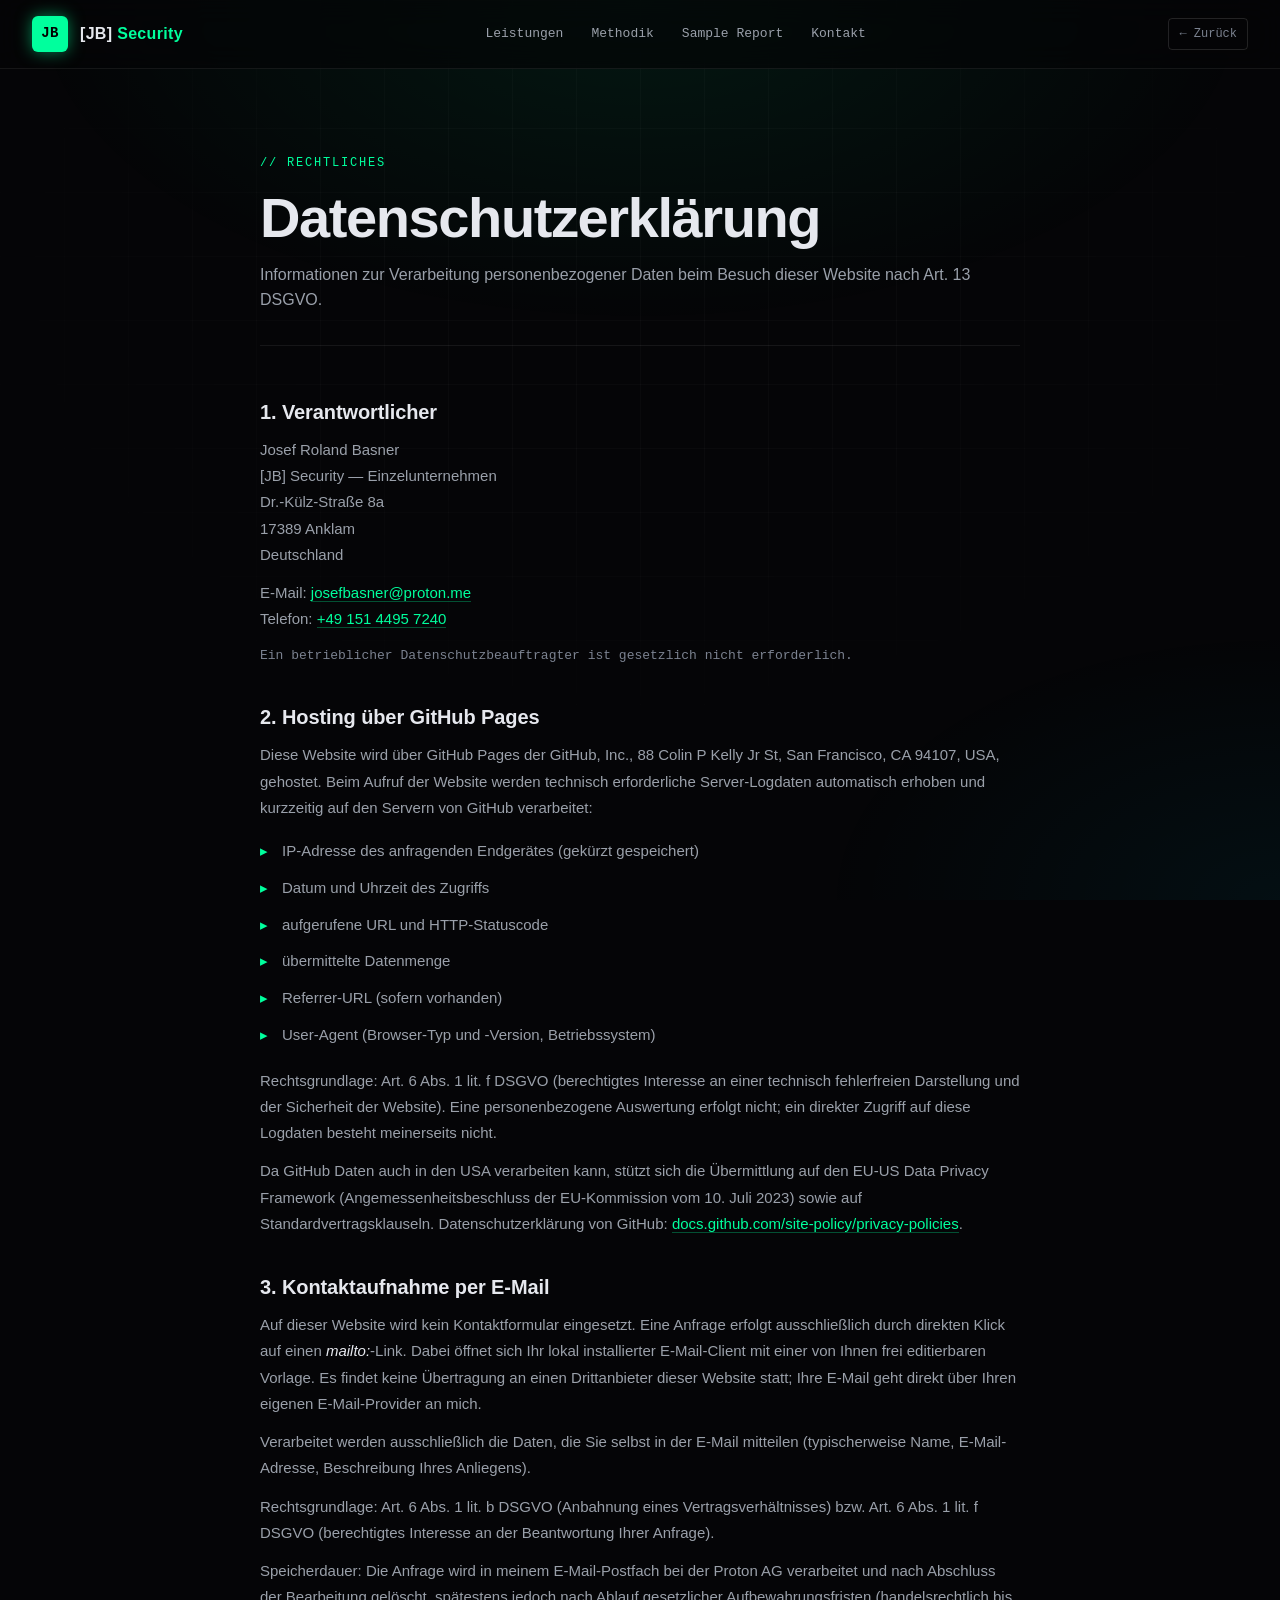
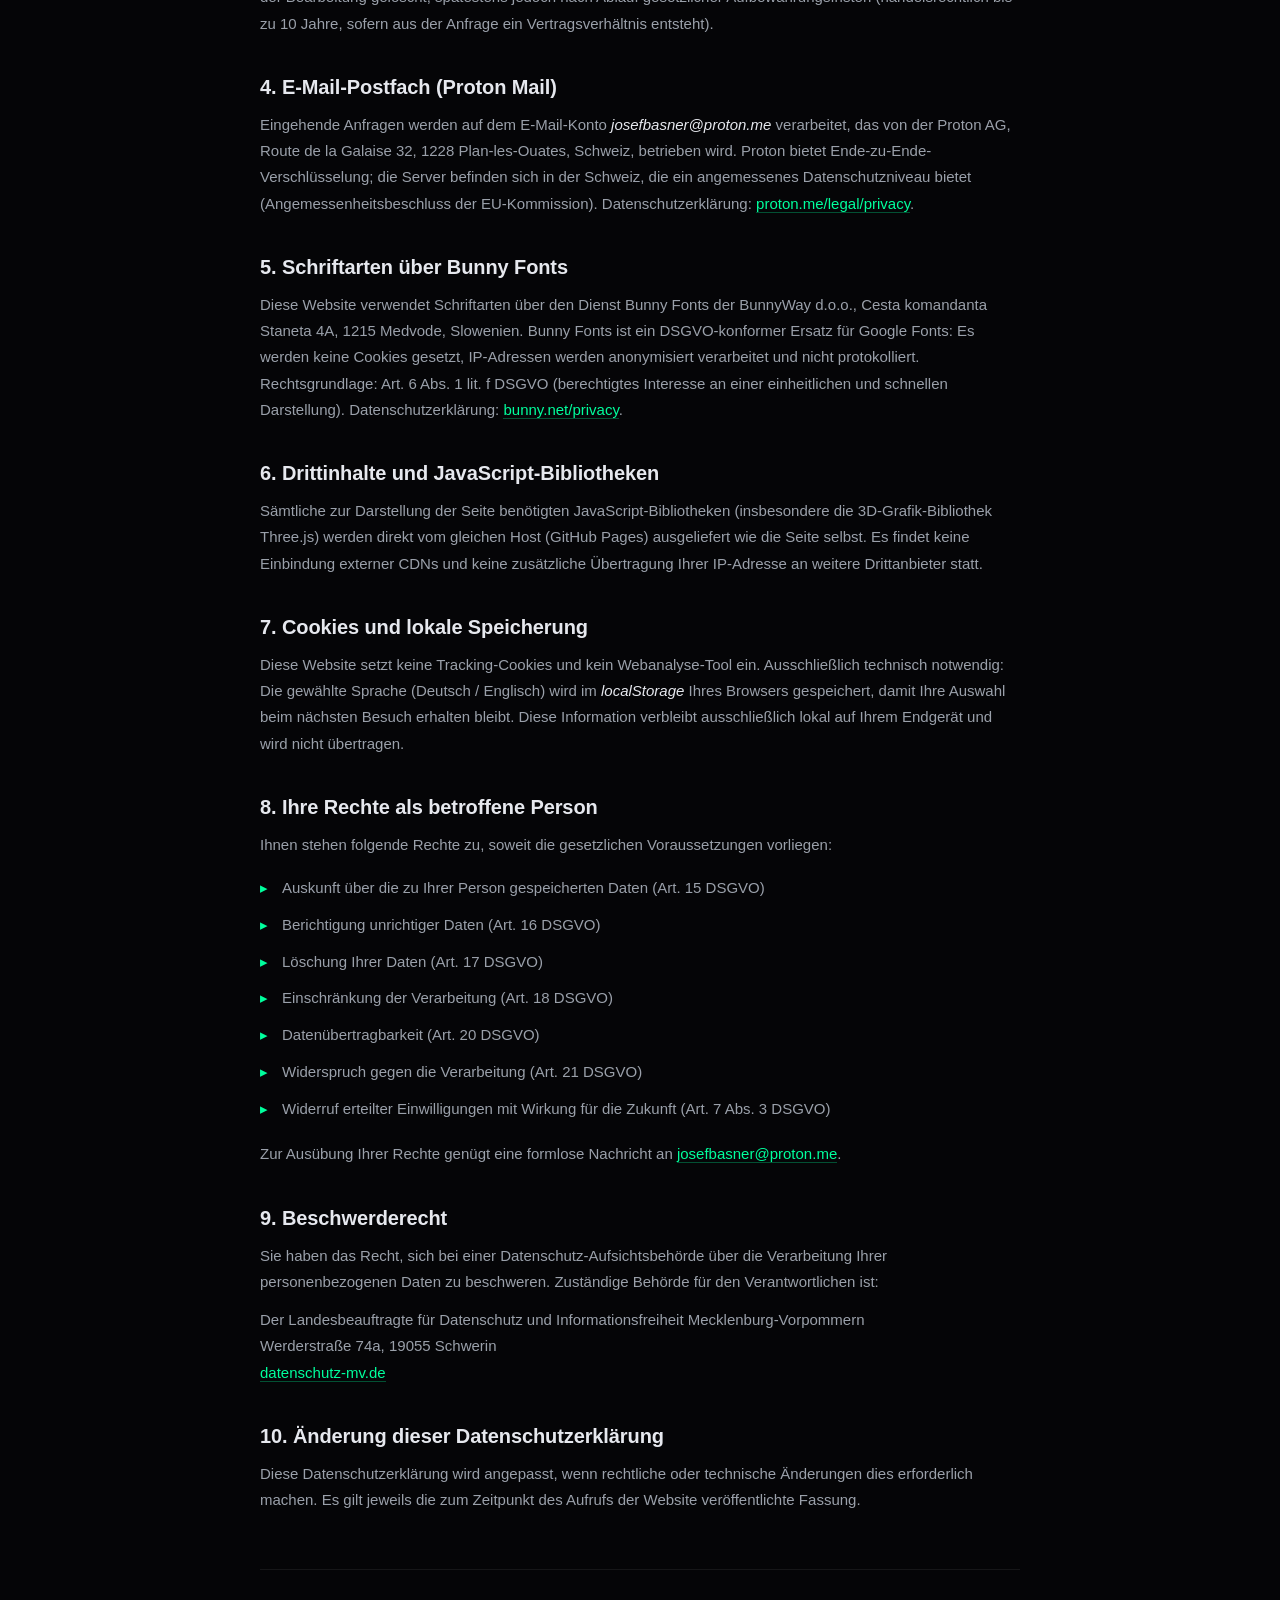
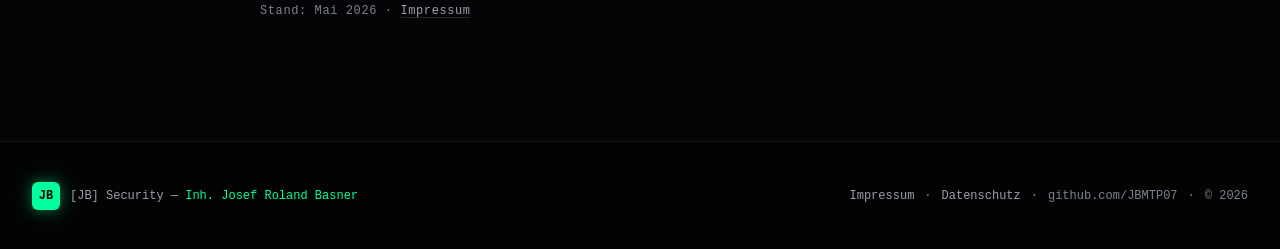
<file: datenschutz.html>
<!doctype html>
<html lang="de">
<head>
<meta charset="utf-8" />
<meta name="viewport" content="width=device-width, initial-scale=1, viewport-fit=cover" />
<meta name="color-scheme" content="dark" />
<meta name="theme-color" content="#050507" />
<meta name="robots" content="noindex" />
<title>Datenschutzerkl&auml;rung · [JB] Security</title>
<link rel="icon" href="data:image/svg+xml,%3Csvg xmlns='http://www.w3.org/2000/svg' viewBox='0 0 32 32'%3E%3Crect width='32' height='32' rx='6' fill='%23050507'/%3E%3Cpath d='M11 9h3v10a4 4 0 01-8 0v-1h3v1a1 1 0 002 0V9zm12 0h-7v3h6v3h-6v3h7v3h-10V9h10z' fill='%2300ff9d'/%3E%3C/svg%3E" />
<link href="https://fonts.bunny.net/css?family=jetbrains-mono:400,500,700|space-grotesk:400,500,600,700&display=swap" rel="stylesheet" />
<link rel="stylesheet" href="styles.css" />
</head>
<body>

<div class="grid-overlay" aria-hidden="true"></div>

<header class="nav">
  <a href="/" class="brand" aria-label="JB Security — Home">
    <span class="brand-mark">JB</span>
    <span class="brand-name">[JB] <em>Security</em></span>
  </a>
  <nav class="nav-links" aria-label="Hauptnavigation">
    <a href="/#services">Leistungen</a>
    <a href="/#methodik">Methodik</a>
    <a href="/#sample">Sample Report</a>
    <a href="/#contact">Kontakt</a>
  </nav>
  <div class="nav-right">
    <a href="/" class="lang-toggle">← Zur&uuml;ck</a>
  </div>
</header>

<main class="legal">
  <article class="legal-inner">
    <span class="kicker">// RECHTLICHES</span>
    <h1>Datenschutzerkl&auml;rung</h1>
    <p class="legal-lede">
      Informationen zur Verarbeitung personenbezogener Daten beim Besuch dieser
      Website nach Art.&nbsp;13 DSGVO.
    </p>

    <section class="legal-section">
      <h2>1. Verantwortlicher</h2>
      <p>
        Josef Roland Basner<br />
        [JB] Security &mdash; Einzelunternehmen<br />
        Dr.-K&uuml;lz-Stra&szlig;e 8a<br />
        17389 Anklam<br />
        Deutschland
      </p>
      <p>
        E-Mail: <a href="mailto:josefbasner@proton.me">josefbasner@proton.me</a><br />
        Telefon: <a href="tel:+4915144957240">+49&nbsp;151&nbsp;4495&nbsp;7240</a>
      </p>
      <p class="legal-mute">
        Ein betrieblicher Datenschutzbeauftragter ist gesetzlich nicht erforderlich.
      </p>
    </section>

    <section class="legal-section">
      <h2>2. Hosting &uuml;ber GitHub Pages</h2>
      <p>
        Diese Website wird &uuml;ber GitHub Pages der GitHub, Inc.,
        88 Colin P Kelly Jr St, San Francisco, CA 94107, USA, gehostet.
        Beim Aufruf der Website werden technisch erforderliche Server-Logdaten
        automatisch erhoben und kurzzeitig auf den Servern von GitHub verarbeitet:
      </p>
      <ul class="legal-list">
        <li>IP-Adresse des anfragenden Endger&auml;tes (gek&uuml;rzt gespeichert)</li>
        <li>Datum und Uhrzeit des Zugriffs</li>
        <li>aufgerufene URL und HTTP-Statuscode</li>
        <li>&uuml;bermittelte Datenmenge</li>
        <li>Referrer-URL (sofern vorhanden)</li>
        <li>User-Agent (Browser-Typ und -Version, Betriebssystem)</li>
      </ul>
      <p>
        Rechtsgrundlage: Art.&nbsp;6 Abs.&nbsp;1 lit.&nbsp;f DSGVO (berechtigtes Interesse an
        einer technisch fehlerfreien Darstellung und der Sicherheit der Website).
        Eine personenbezogene Auswertung erfolgt nicht; ein direkter Zugriff auf
        diese Logdaten besteht meinerseits nicht.
      </p>
      <p>
        Da GitHub Daten auch in den USA verarbeiten kann, st&uuml;tzt sich die
        &Uuml;bermittlung auf den EU-US Data Privacy Framework
        (Angemessenheitsbeschluss der EU-Kommission vom 10. Juli 2023) sowie auf
        Standardvertragsklauseln. Datenschutzerkl&auml;rung von GitHub:
        <a href="https://docs.github.com/site-policy/privacy-policies/github-general-privacy-statement" target="_blank" rel="noopener">docs.github.com/site-policy/privacy-policies</a>.
      </p>
    </section>

    <section class="legal-section">
      <h2>3. Kontaktaufnahme per E-Mail</h2>
      <p>
        Auf dieser Website wird kein Kontaktformular eingesetzt. Eine Anfrage
        erfolgt ausschlie&szlig;lich durch direkten Klick auf einen
        <em>mailto:</em>-Link. Dabei &ouml;ffnet sich Ihr lokal installierter
        E-Mail-Client mit einer von Ihnen frei editierbaren Vorlage. Es findet
        keine &Uuml;bertragung an einen Drittanbieter dieser Website statt; Ihre
        E-Mail geht direkt &uuml;ber Ihren eigenen E-Mail-Provider an mich.
      </p>
      <p>
        Verarbeitet werden ausschlie&szlig;lich die Daten, die Sie selbst in der
        E-Mail mitteilen (typischerweise Name, E-Mail-Adresse, Beschreibung
        Ihres Anliegens).
      </p>
      <p>
        Rechtsgrundlage: Art.&nbsp;6 Abs.&nbsp;1 lit.&nbsp;b DSGVO (Anbahnung eines
        Vertragsverh&auml;ltnisses) bzw. Art.&nbsp;6 Abs.&nbsp;1 lit.&nbsp;f DSGVO
        (berechtigtes Interesse an der Beantwortung Ihrer Anfrage).
      </p>
      <p>
        Speicherdauer: Die Anfrage wird in meinem E-Mail-Postfach bei der
        Proton&nbsp;AG verarbeitet und nach Abschluss der Bearbeitung gel&ouml;scht,
        sp&auml;testens jedoch nach Ablauf gesetzlicher Aufbewahrungsfristen
        (handelsrechtlich bis zu 10 Jahre, sofern aus der Anfrage ein
        Vertragsverh&auml;ltnis entsteht).
      </p>
    </section>

    <section class="legal-section">
      <h2>4. E-Mail-Postfach (Proton Mail)</h2>
      <p>
        Eingehende Anfragen werden auf dem E-Mail-Konto
        <em>josefbasner@proton.me</em> verarbeitet, das von der Proton&nbsp;AG,
        Route de la Galaise 32, 1228 Plan-les-Ouates, Schweiz, betrieben wird.
        Proton bietet Ende-zu-Ende-Verschl&uuml;sselung; die Server befinden sich in
        der Schweiz, die ein angemessenes Datenschutzniveau bietet
        (Angemessenheitsbeschluss der EU-Kommission). Datenschutzerkl&auml;rung:
        <a href="https://proton.me/legal/privacy" target="_blank" rel="noopener">proton.me/legal/privacy</a>.
      </p>
    </section>

    <section class="legal-section">
      <h2>5. Schriftarten &uuml;ber Bunny Fonts</h2>
      <p>
        Diese Website verwendet Schriftarten &uuml;ber den Dienst Bunny Fonts der
        BunnyWay d.o.o., Cesta komandanta Staneta 4A, 1215 Medvode, Slowenien.
        Bunny Fonts ist ein DSGVO-konformer Ersatz f&uuml;r Google Fonts: Es werden
        keine Cookies gesetzt, IP-Adressen werden anonymisiert verarbeitet und
        nicht protokolliert. Rechtsgrundlage: Art.&nbsp;6 Abs.&nbsp;1 lit.&nbsp;f DSGVO
        (berechtigtes Interesse an einer einheitlichen und schnellen Darstellung).
        Datenschutzerkl&auml;rung:
        <a href="https://bunny.net/privacy" target="_blank" rel="noopener">bunny.net/privacy</a>.
      </p>
    </section>

    <section class="legal-section">
      <h2>6. Drittinhalte und JavaScript-Bibliotheken</h2>
      <p>
        Sämtliche zur Darstellung der Seite ben&ouml;tigten JavaScript-Bibliotheken
        (insbesondere die 3D-Grafik-Bibliothek Three.js) werden direkt vom
        gleichen Host (GitHub Pages) ausgeliefert wie die Seite selbst. Es
        findet keine Einbindung externer CDNs und keine zus&auml;tzliche
        &Uuml;bertragung Ihrer IP-Adresse an weitere Drittanbieter statt.
      </p>
    </section>

    <section class="legal-section">
      <h2>7. Cookies und lokale Speicherung</h2>
      <p>
        Diese Website setzt keine Tracking-Cookies und kein Webanalyse-Tool ein.
        Ausschlie&szlig;lich technisch notwendig: Die gew&auml;hlte Sprache (Deutsch&nbsp;/&nbsp;Englisch)
        wird im <em>localStorage</em> Ihres Browsers gespeichert, damit Ihre
        Auswahl beim n&auml;chsten Besuch erhalten bleibt. Diese Information verbleibt
        ausschlie&szlig;lich lokal auf Ihrem Endger&auml;t und wird nicht &uuml;bertragen.
      </p>
    </section>

    <section class="legal-section">
      <h2>8. Ihre Rechte als betroffene Person</h2>
      <p>
        Ihnen stehen folgende Rechte zu, soweit die gesetzlichen Voraussetzungen
        vorliegen:
      </p>
      <ul class="legal-list">
        <li>Auskunft &uuml;ber die zu Ihrer Person gespeicherten Daten (Art.&nbsp;15 DSGVO)</li>
        <li>Berichtigung unrichtiger Daten (Art.&nbsp;16 DSGVO)</li>
        <li>L&ouml;schung Ihrer Daten (Art.&nbsp;17 DSGVO)</li>
        <li>Einschr&auml;nkung der Verarbeitung (Art.&nbsp;18 DSGVO)</li>
        <li>Daten&uuml;bertragbarkeit (Art.&nbsp;20 DSGVO)</li>
        <li>Widerspruch gegen die Verarbeitung (Art.&nbsp;21 DSGVO)</li>
        <li>Widerruf erteilter Einwilligungen mit Wirkung f&uuml;r die Zukunft (Art.&nbsp;7 Abs.&nbsp;3 DSGVO)</li>
      </ul>
      <p>
        Zur Aus&uuml;bung Ihrer Rechte gen&uuml;gt eine formlose Nachricht an
        <a href="mailto:josefbasner@proton.me">josefbasner@proton.me</a>.
      </p>
    </section>

    <section class="legal-section">
      <h2>9. Beschwerderecht</h2>
      <p>
        Sie haben das Recht, sich bei einer Datenschutz-Aufsichtsbeh&ouml;rde &uuml;ber die
        Verarbeitung Ihrer personenbezogenen Daten zu beschweren. Zust&auml;ndige
        Beh&ouml;rde f&uuml;r den Verantwortlichen ist:
      </p>
      <p>
        Der Landesbeauftragte f&uuml;r Datenschutz und Informationsfreiheit
        Mecklenburg-Vorpommern<br />
        Werderstra&szlig;e 74a, 19055 Schwerin<br />
        <a href="https://www.datenschutz-mv.de" target="_blank" rel="noopener">datenschutz-mv.de</a>
      </p>
    </section>

    <section class="legal-section">
      <h2>10. &Auml;nderung dieser Datenschutzerkl&auml;rung</h2>
      <p>
        Diese Datenschutzerkl&auml;rung wird angepasst, wenn rechtliche oder technische
        &Auml;nderungen dies erforderlich machen. Es gilt jeweils die zum Zeitpunkt
        des Aufrufs der Website ver&ouml;ffentlichte Fassung.
      </p>
    </section>

    <p class="legal-foot">
      Stand: Mai 2026 &middot; <a href="/impressum.html">Impressum</a>
    </p>
  </article>
</main>

<footer class="footer">
  <div class="footer-inner">
    <div class="footer-brand">
      <span class="brand-mark sm">JB</span>
      <span>[JB] Security &mdash; <em>Inh. Josef Roland Basner</em></span>
    </div>
    <div class="footer-meta">
      <a href="/impressum.html">Impressum</a> ·
      <a href="/datenschutz.html">Datenschutz</a> ·
      <span>github.com/JBMTP07</span> ·
      <span>&copy; 2026</span>
    </div>
  </div>
</footer>

</body>
</html>
</file>
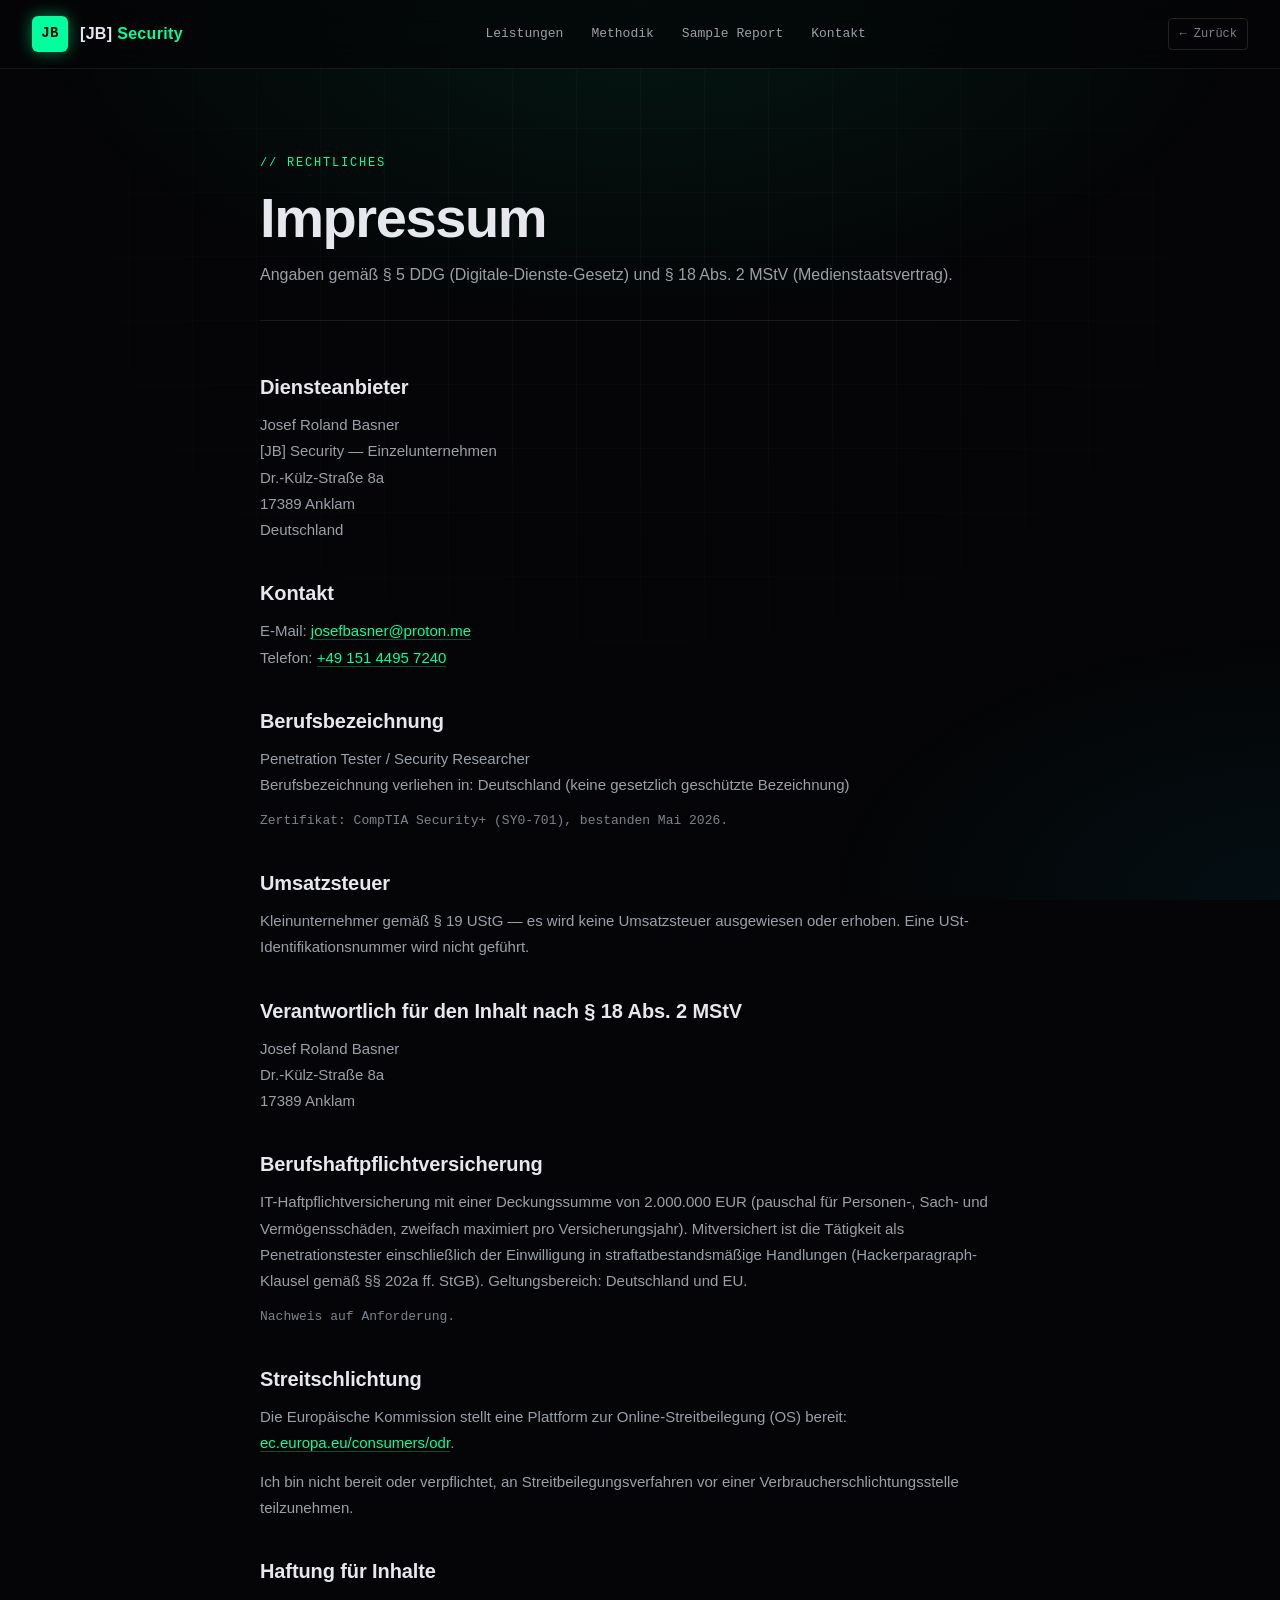
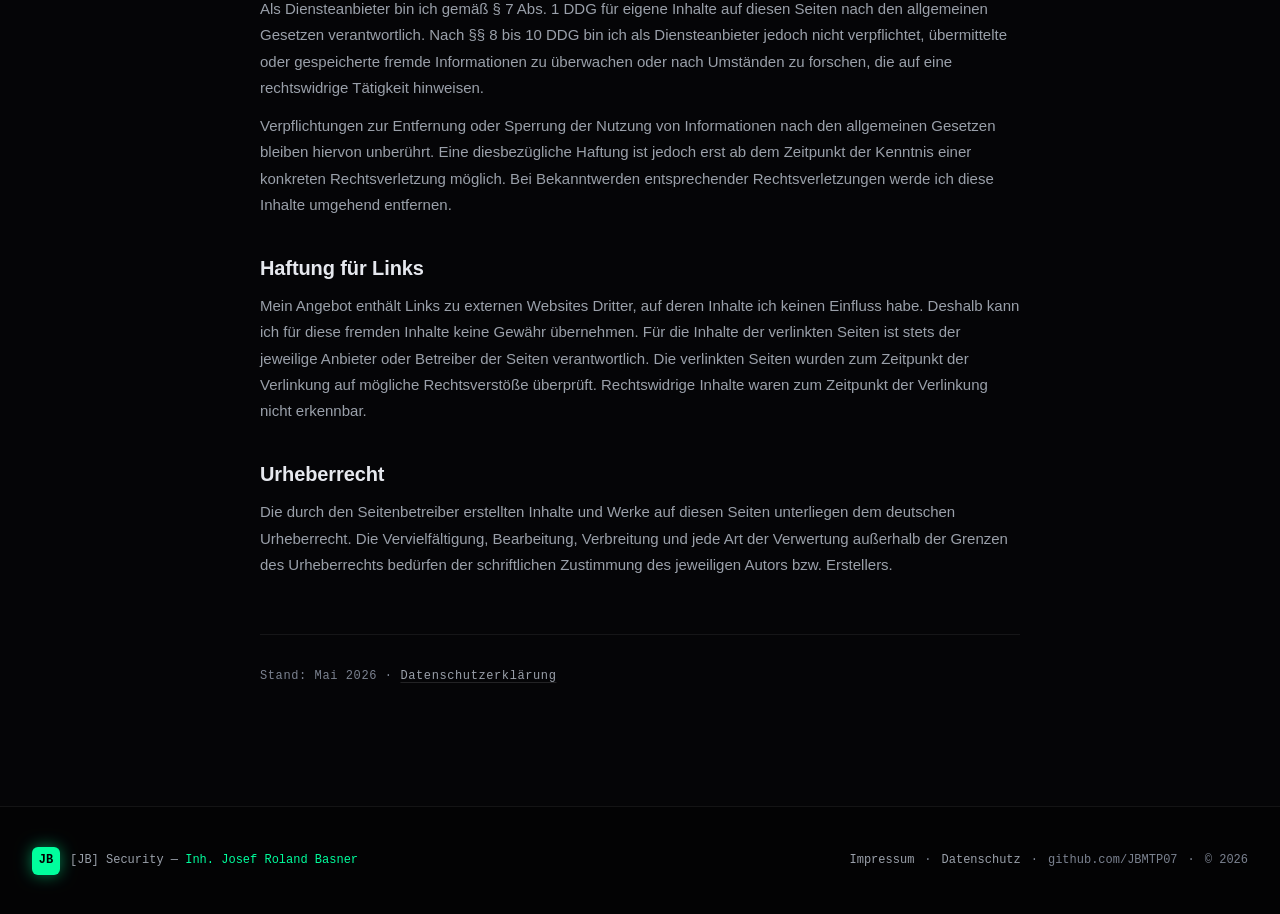
<file: impressum.html>
<!doctype html>
<html lang="de">
<head>
<meta charset="utf-8" />
<meta name="viewport" content="width=device-width, initial-scale=1, viewport-fit=cover" />
<meta name="color-scheme" content="dark" />
<meta name="theme-color" content="#050507" />
<meta name="robots" content="noindex" />
<title>Impressum · [JB] Security</title>
<link rel="icon" href="data:image/svg+xml,%3Csvg xmlns='http://www.w3.org/2000/svg' viewBox='0 0 32 32'%3E%3Crect width='32' height='32' rx='6' fill='%23050507'/%3E%3Cpath d='M11 9h3v10a4 4 0 01-8 0v-1h3v1a1 1 0 002 0V9zm12 0h-7v3h6v3h-6v3h7v3h-10V9h10z' fill='%2300ff9d'/%3E%3C/svg%3E" />
<link href="https://fonts.bunny.net/css?family=jetbrains-mono:400,500,700|space-grotesk:400,500,600,700&display=swap" rel="stylesheet" />
<link rel="stylesheet" href="styles.css" />
</head>
<body>

<div class="grid-overlay" aria-hidden="true"></div>

<header class="nav">
  <a href="/" class="brand" aria-label="JB Security — Home">
    <span class="brand-mark">JB</span>
    <span class="brand-name">[JB] <em>Security</em></span>
  </a>
  <nav class="nav-links" aria-label="Hauptnavigation">
    <a href="/#services">Leistungen</a>
    <a href="/#methodik">Methodik</a>
    <a href="/#sample">Sample Report</a>
    <a href="/#contact">Kontakt</a>
  </nav>
  <div class="nav-right">
    <a href="/" class="lang-toggle">← Zurück</a>
  </div>
</header>

<main class="legal">
  <article class="legal-inner">
    <span class="kicker">// RECHTLICHES</span>
    <h1>Impressum</h1>
    <p class="legal-lede">Angaben gem&auml;&szlig; &sect;&nbsp;5 DDG (Digitale-Dienste-Gesetz) und &sect;&nbsp;18 Abs.&nbsp;2 MStV (Medienstaatsvertrag).</p>

    <section class="legal-section">
      <h2>Diensteanbieter</h2>
      <p>
        Josef Roland Basner<br />
        [JB] Security &mdash; Einzelunternehmen<br />
        Dr.-K&uuml;lz-Stra&szlig;e 8a<br />
        17389 Anklam<br />
        Deutschland
      </p>
    </section>

    <section class="legal-section">
      <h2>Kontakt</h2>
      <p>
        E-Mail: <a href="mailto:josefbasner@proton.me">josefbasner@proton.me</a><br />
        Telefon: <a href="tel:+4915144957240">+49&nbsp;151&nbsp;4495&nbsp;7240</a>
      </p>
    </section>

    <section class="legal-section">
      <h2>Berufsbezeichnung</h2>
      <p>
        Penetration&nbsp;Tester&nbsp;/&nbsp;Security&nbsp;Researcher<br />
        Berufsbezeichnung verliehen in: Deutschland (keine gesetzlich gesch&uuml;tzte Bezeichnung)
      </p>
      <p class="legal-mute">
        Zertifikat: CompTIA Security+ (SY0-701), bestanden Mai 2026.
      </p>
    </section>

    <section class="legal-section">
      <h2>Umsatzsteuer</h2>
      <p>
        Kleinunternehmer gem&auml;&szlig; &sect;&nbsp;19 UStG &mdash; es wird keine Umsatzsteuer ausgewiesen
        oder erhoben. Eine USt-Identifikationsnummer wird nicht gef&uuml;hrt.
      </p>
    </section>

    <section class="legal-section">
      <h2>Verantwortlich f&uuml;r den Inhalt nach &sect;&nbsp;18 Abs.&nbsp;2 MStV</h2>
      <p>
        Josef Roland Basner<br />
        Dr.-K&uuml;lz-Stra&szlig;e 8a<br />
        17389 Anklam
      </p>
    </section>

    <section class="legal-section">
      <h2>Berufshaftpflichtversicherung</h2>
      <p>
        IT-Haftpflichtversicherung mit einer Deckungssumme von 2.000.000&nbsp;EUR
        (pauschal f&uuml;r Personen-, Sach- und Verm&ouml;genssch&auml;den, zweifach
        maximiert pro Versicherungsjahr). Mitversichert ist die T&auml;tigkeit als
        Penetrationstester einschlie&szlig;lich der Einwilligung in straftatbestandsm&auml;&szlig;ige
        Handlungen (Hackerparagraph-Klausel gem&auml;&szlig; &sect;&sect;&nbsp;202a&nbsp;ff. StGB).
        Geltungsbereich: Deutschland und EU.
      </p>
      <p class="legal-mute">Nachweis auf Anforderung.</p>
    </section>

    <section class="legal-section">
      <h2>Streitschlichtung</h2>
      <p>
        Die Europ&auml;ische Kommission stellt eine Plattform zur Online-Streitbeilegung (OS)
        bereit: <a href="https://ec.europa.eu/consumers/odr" target="_blank" rel="noopener">ec.europa.eu/consumers/odr</a>.
      </p>
      <p>
        Ich bin nicht bereit oder verpflichtet, an Streitbeilegungsverfahren vor einer
        Verbraucherschlichtungsstelle teilzunehmen.
      </p>
    </section>

    <section class="legal-section">
      <h2>Haftung f&uuml;r Inhalte</h2>
      <p>
        Als Diensteanbieter bin ich gem&auml;&szlig; &sect;&nbsp;7 Abs.&nbsp;1 DDG f&uuml;r eigene
        Inhalte auf diesen Seiten nach den allgemeinen Gesetzen verantwortlich.
        Nach &sect;&sect;&nbsp;8 bis 10 DDG bin ich als Diensteanbieter jedoch nicht
        verpflichtet, &uuml;bermittelte oder gespeicherte fremde Informationen zu
        &uuml;berwachen oder nach Umst&auml;nden zu forschen, die auf eine rechtswidrige
        T&auml;tigkeit hinweisen.
      </p>
      <p>
        Verpflichtungen zur Entfernung oder Sperrung der Nutzung von Informationen
        nach den allgemeinen Gesetzen bleiben hiervon unber&uuml;hrt. Eine diesbez&uuml;gliche
        Haftung ist jedoch erst ab dem Zeitpunkt der Kenntnis einer konkreten
        Rechtsverletzung m&ouml;glich. Bei Bekanntwerden entsprechender Rechtsverletzungen
        werde ich diese Inhalte umgehend entfernen.
      </p>
    </section>

    <section class="legal-section">
      <h2>Haftung f&uuml;r Links</h2>
      <p>
        Mein Angebot enth&auml;lt Links zu externen Websites Dritter, auf deren Inhalte
        ich keinen Einfluss habe. Deshalb kann ich f&uuml;r diese fremden Inhalte
        keine Gew&auml;hr &uuml;bernehmen. F&uuml;r die Inhalte der verlinkten Seiten ist stets
        der jeweilige Anbieter oder Betreiber der Seiten verantwortlich. Die
        verlinkten Seiten wurden zum Zeitpunkt der Verlinkung auf m&ouml;gliche
        Rechtsverst&ouml;&szlig;e &uuml;berpr&uuml;ft. Rechtswidrige Inhalte waren zum Zeitpunkt der
        Verlinkung nicht erkennbar.
      </p>
    </section>

    <section class="legal-section">
      <h2>Urheberrecht</h2>
      <p>
        Die durch den Seitenbetreiber erstellten Inhalte und Werke auf diesen
        Seiten unterliegen dem deutschen Urheberrecht. Die Vervielf&auml;ltigung,
        Bearbeitung, Verbreitung und jede Art der Verwertung au&szlig;erhalb der
        Grenzen des Urheberrechts bed&uuml;rfen der schriftlichen Zustimmung des
        jeweiligen Autors bzw. Erstellers.
      </p>
    </section>

    <p class="legal-foot">
      Stand: Mai 2026 &middot; <a href="/datenschutz.html">Datenschutzerkl&auml;rung</a>
    </p>
  </article>
</main>

<footer class="footer">
  <div class="footer-inner">
    <div class="footer-brand">
      <span class="brand-mark sm">JB</span>
      <span>[JB] Security &mdash; <em>Inh. Josef Roland Basner</em></span>
    </div>
    <div class="footer-meta">
      <a href="/impressum.html">Impressum</a> ·
      <a href="/datenschutz.html">Datenschutz</a> ·
      <span>github.com/JBMTP07</span> ·
      <span>&copy; 2026</span>
    </div>
  </div>
</footer>

</body>
</html>
</file>
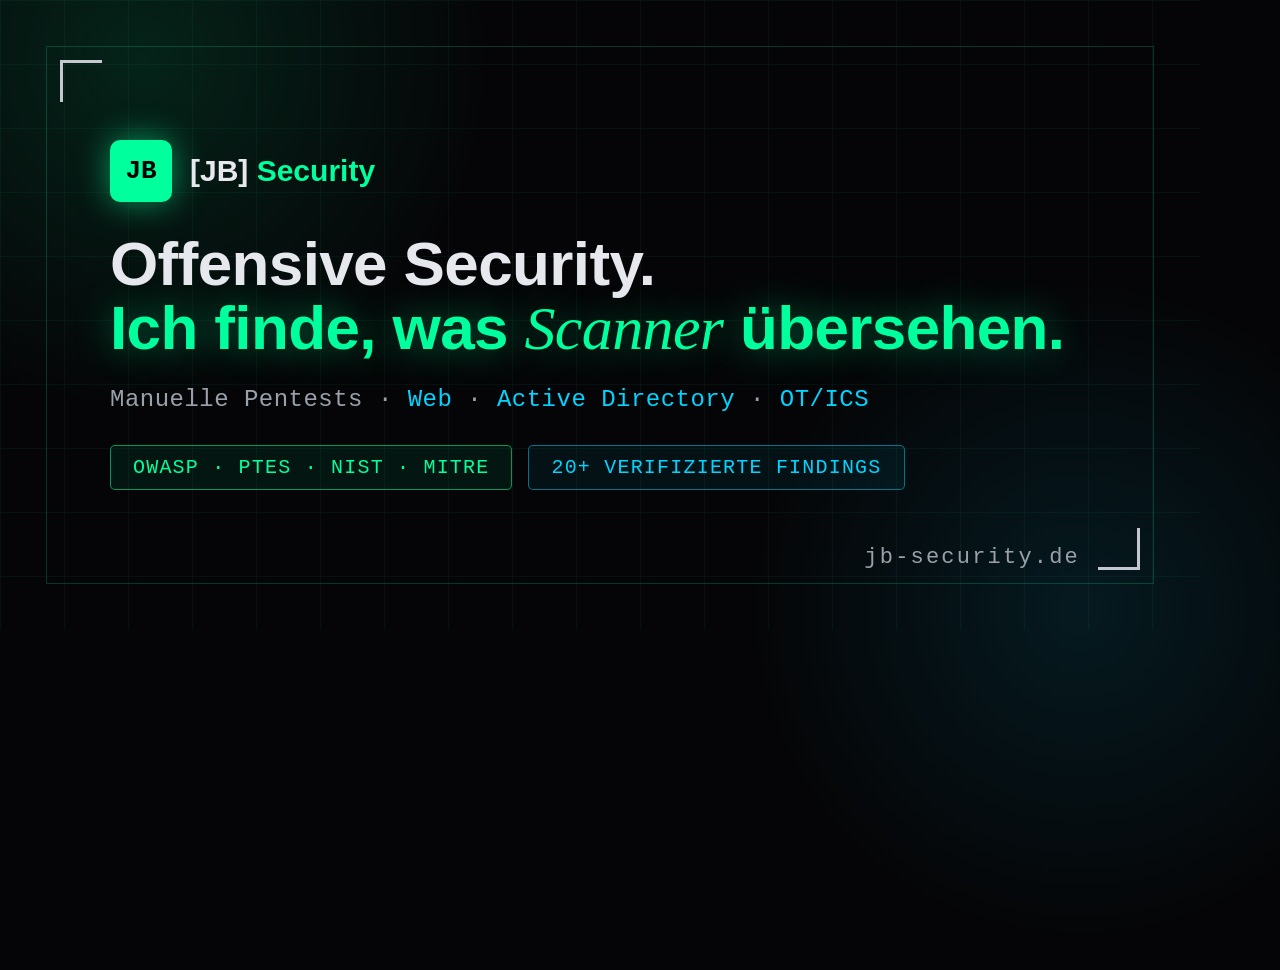
<file: og_template.html>
<!DOCTYPE html>
<html lang="de">
<head>
<meta charset="UTF-8">
<link href="https://fonts.bunny.net/css?family=instrument-serif:400i|jetbrains-mono:400,500,700|space-grotesk:500,600,700" rel="stylesheet">
<style>
*{margin:0;padding:0;box-sizing:border-box}
body{width:1200px;height:630px;background:#050507;overflow:hidden;position:relative;
     font-family:"Space Grotesk",sans-serif;color:#e6e8ee}
.grid{position:absolute;inset:0;
  background-image:linear-gradient(rgba(0,255,157,.05) 1px,transparent 1px),
                   linear-gradient(90deg,rgba(0,255,157,.05) 1px,transparent 1px);
  background-size:64px 64px}
.glow1{position:absolute;width:760px;height:760px;left:-240px;top:-320px;border-radius:50%;
  background:radial-gradient(circle,rgba(0,255,157,.12),transparent 65%)}
.glow2{position:absolute;width:720px;height:720px;right:-240px;bottom:-340px;border-radius:50%;
  background:radial-gradient(circle,rgba(0,212,255,.10),transparent 65%)}
.frame{position:absolute;inset:46px;border:1px solid rgba(0,255,157,.2)}
.corner{position:absolute;width:42px;height:42px;border-color:#00ff9d;opacity:.85}
.c1{left:60px;top:60px;border-left:3px solid;border-top:3px solid}
.c2{right:60px;bottom:60px;border-right:3px solid;border-bottom:3px solid}
.inner{position:absolute;inset:0;display:flex;flex-direction:column;justify-content:center;padding:0 110px}
.brand{display:flex;align-items:center;gap:18px;margin-bottom:30px}
.mark{width:62px;height:62px;background:#00ff9d;color:#000;display:flex;align-items:center;justify-content:center;
  font-family:"JetBrains Mono",monospace;font-weight:700;font-size:26px;border-radius:10px;
  box-shadow:0 0 32px rgba(0,255,157,.55)}
.bname{font-size:30px;font-weight:700}.bname em{font-style:normal;color:#00ff9d}
h1{font-size:62px;font-weight:700;line-height:1.04;letter-spacing:-.01em}
h1 .accent{color:#00ff9d;text-shadow:0 0 38px rgba(0,255,157,.45)}
h1 .serif{font-family:"Instrument Serif",serif;font-style:italic;font-weight:400}
.sub{font-family:"JetBrains Mono",monospace;font-size:24px;color:#9aa0aa;margin-top:26px;letter-spacing:.02em}
.sub b{color:#00d4ff;font-weight:500}
.chips{display:flex;gap:16px;margin-top:32px;font-family:"JetBrains Mono",monospace;font-size:20px}
.chip{padding:10px 22px;white-space:nowrap;letter-spacing:.06em;border-radius:5px}
.chip.g{border:1.5px solid rgba(0,255,157,.55);color:#00ff9d;background:rgba(0,255,157,.07)}
.chip.b{border:1.5px solid rgba(0,212,255,.5);color:#00d4ff;background:rgba(0,212,255,.06)}
.url{position:absolute;bottom:60px;right:120px;font-family:"JetBrains Mono",monospace;font-size:22px;color:#9aa0aa;letter-spacing:.1em}
</style>
</head>
<body>
<div class="grid"></div><div class="glow1"></div><div class="glow2"></div>
<div class="frame"></div><div class="corner c1"></div><div class="corner c2"></div>
<div class="inner">
  <div class="brand"><div class="mark">JB</div><div class="bname">[JB] <em>Security</em></div></div>
  <h1>Offensive Security.<br><span class="accent">Ich finde, was <span class="serif">Scanner</span> übersehen.</span></h1>
  <div class="sub">Manuelle Pentests · <b>Web</b> · <b>Active Directory</b> · <b>OT/ICS</b></div>
  <div class="chips">
    <span class="chip g">OWASP · PTES · NIST · MITRE</span>
    <span class="chip b">20+ VERIFIZIERTE FINDINGS</span>
  </div>
</div>
<div class="url">jb-security.de</div>
</body>
</html>
</file>
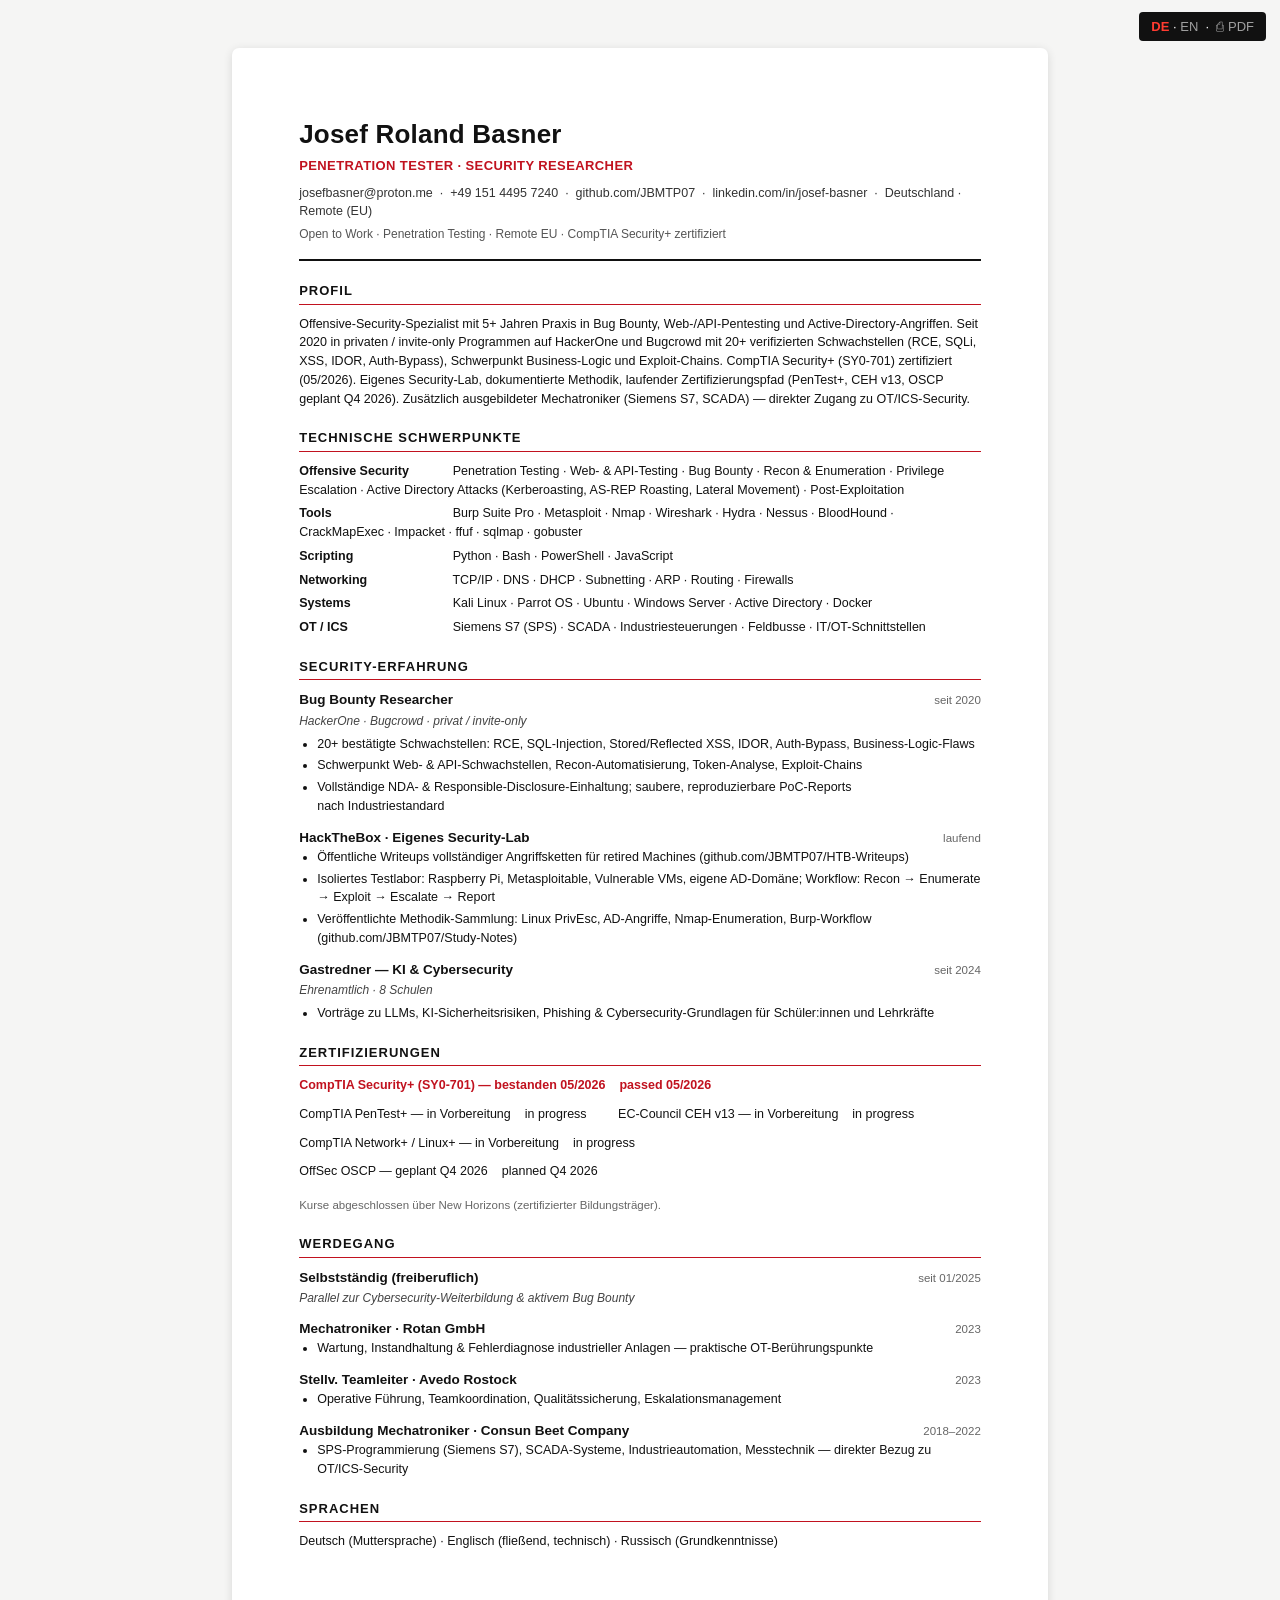
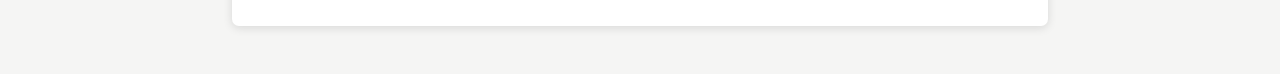
<file: cv/print.html>
<!doctype html>
<html lang="de">
<head>
<meta charset="utf-8">
<meta name="viewport" content="width=device-width, initial-scale=1">
<title>Josef Basner — CV</title>
<style>
doc-page:not(:defined){visibility:hidden}
*{box-sizing:border-box}
body{margin:0;font-family:Arial,"Helvetica Neue",Helvetica,sans-serif;color:#111;line-height:1.5}
.noprint{position:fixed;top:12px;right:14px;z-index:99;font:13px/1 Arial;background:#111;color:#fff;padding:8px 12px;border-radius:4px}
.noprint a{color:#fff;text-decoration:none;opacity:.6;cursor:pointer}
.noprint a.on{opacity:1;color:#ff3b30;font-weight:700}
@media print{.noprint{display:none}}
h1{font-size:26px;margin:0 0 2px;letter-spacing:.2px}
.role{font-size:13px;font-weight:700;color:#c1121f;letter-spacing:.4px;text-transform:uppercase;margin-bottom:8px}
.contact{font-size:12.5px;color:#333;margin-bottom:4px}
.contact a{color:#111;text-decoration:none}
.avail{font-size:12px;color:#555;margin-bottom:16px}
.hr{border:0;border-top:2px solid #111;margin:0 0 16px}
h2{font-size:13px;text-transform:uppercase;letter-spacing:1px;color:#111;border-bottom:1px solid #c1121f;padding-bottom:3px;margin:20px 0 10px}
p{margin:0 0 8px;font-size:12.5px}
.job{margin-bottom:12px;break-inside:avoid}
.job .top{display:flex;justify-content:space-between;gap:12px;align-items:baseline}
.job h3{font-size:13.5px;margin:0}
.job .date{font-size:11.5px;color:#666;white-space:nowrap}
.job .org{font-size:12px;font-style:italic;color:#444;margin:1px 0 5px}
ul{margin:0 0 8px;padding-left:18px}
li{font-size:12.5px;margin-bottom:3px}
.skills p{margin-bottom:5px}
.skills b{display:inline-block;min-width:150px}
.certs{font-size:12.5px}
.certs span{display:inline-block;margin:0 14px 5px 0}
.pass{color:#c1121f;font-weight:700}
[data-en]{display:none}
html[lang="en"] [data-de]{display:none}
html[lang="en"] [data-en]{display:inline}
html[lang="en"] li[data-en],html[lang="en"] p[data-en]{display:list-item}
html[lang="en"] p[data-en]{display:block}
</style>
</head>
<body>
<div class="noprint"><a id="lde" class="on">DE</a> · <a id="len">EN</a> &nbsp;·&nbsp; <a onclick="window.print()">⎙ PDF</a></div>
<doc-page margin="0.7in">
  <h1>Josef Roland Basner</h1>
  <div class="role"><span data-de>Penetration Tester · Security Researcher</span><span data-en>Penetration Tester · Security Researcher</span></div>
  <div class="contact">josefbasner@proton.me &nbsp;·&nbsp; +49 151 4495 7240 &nbsp;·&nbsp; github.com/JBMTP07 &nbsp;·&nbsp; linkedin.com/in/josef-basner &nbsp;·&nbsp; <span data-de>Deutschland · Remote (EU)</span><span data-en>Germany · Remote (EU)</span></div>
  <div class="avail"><span data-de>Open to Work · Penetration Testing · Remote EU · CompTIA Security+ zertifiziert</span><span data-en>Open to Work · Penetration Testing · Remote EU · CompTIA Security+ certified</span></div>
  <hr class="hr">

  <h2><span data-de>Profil</span><span data-en>Profile</span></h2>
  <p data-de>Offensive-Security-Spezialist mit 5+ Jahren Praxis in Bug Bounty, Web-/API-Pentesting und Active-Directory-Angriffen. Seit 2020 in privaten / invite-only Programmen auf HackerOne und Bugcrowd mit 20+ verifizierten Schwachstellen (RCE, SQLi, XSS, IDOR, Auth-Bypass), Schwerpunkt Business-Logic und Exploit-Chains. CompTIA Security+ (SY0-701) zertifiziert (05/2026). Eigenes Security-Lab, dokumentierte Methodik, laufender Zertifizierungspfad (PenTest+, CEH v13, OSCP geplant Q4 2026). Zusätzlich ausgebildeter Mechatroniker (Siemens S7, SCADA) — direkter Zugang zu OT/ICS-Security.</p>
  <p data-en>Offensive-security specialist with 5+ years of hands-on experience in bug bounty, web/API penetration testing and Active Directory attacks. Active since 2020 in private / invite-only programs on HackerOne and Bugcrowd with 20+ verified vulnerabilities (RCE, SQLi, XSS, IDOR, auth bypass), focused on business-logic flaws and exploit chains. CompTIA Security+ (SY0-701) certified (05/2026). Own security lab, documented methodology, certification path in progress (PenTest+, CEH v13, OSCP planned Q4 2026). Also a trained mechatronics engineer (Siemens S7, SCADA) — a direct route into OT/ICS security.</p>

  <h2><span data-de>Technische Schwerpunkte</span><span data-en>Technical Skills</span></h2>
  <div class="skills">
    <p><b>Offensive Security</b> <span data-de>Penetration Testing · Web- &amp; API-Testing · Bug Bounty · Recon &amp; Enumeration · Privilege Escalation · Active Directory Attacks (Kerberoasting, AS-REP Roasting, Lateral Movement) · Post-Exploitation</span><span data-en>Penetration testing · web &amp; API testing · bug bounty · recon &amp; enumeration · privilege escalation · Active Directory attacks (Kerberoasting, AS-REP roasting, lateral movement) · post-exploitation</span></p>
    <p><b>Tools</b> Burp Suite Pro · Metasploit · Nmap · Wireshark · Hydra · Nessus · BloodHound · CrackMapExec · Impacket · ffuf · sqlmap · gobuster</p>
    <p><b>Scripting</b> Python · Bash · PowerShell · JavaScript</p>
    <p><b>Networking</b> TCP/IP · DNS · DHCP · Subnetting · ARP · Routing · Firewalls</p>
    <p><b>Systems</b> Kali Linux · Parrot OS · Ubuntu · Windows Server · Active Directory · Docker</p>
    <p><b>OT / ICS</b> <span data-de>Siemens S7 (SPS) · SCADA · Industriesteuerungen · Feldbusse · IT/OT-Schnittstellen</span><span data-en>Siemens S7 (PLC) · SCADA · industrial control systems · fieldbuses · IT/OT interfaces</span></p>
  </div>

  <h2><span data-de>Security-Erfahrung</span><span data-en>Security Experience</span></h2>
  <div class="job">
    <div class="top"><h3><span data-de>Bug Bounty Researcher</span><span data-en>Bug Bounty Researcher</span></h3><span class="date"><span data-de>seit 2020</span><span data-en>since 2020</span></span></div>
    <div class="org">HackerOne · Bugcrowd · <span data-de>privat / invite-only</span><span data-en>private / invite-only</span></div>
    <ul>
      <li data-de>20+ bestätigte Schwachstellen: RCE, SQL-Injection, Stored/Reflected XSS, IDOR, Auth-Bypass, Business-Logic-Flaws</li>
      <li data-en>20+ verified vulnerabilities: RCE, SQL injection, stored/reflected XSS, IDOR, auth bypass, business-logic flaws</li>
      <li data-de>Schwerpunkt Web- &amp; API-Schwachstellen, Recon-Automatisierung, Token-Analyse, Exploit-Chains</li>
      <li data-en>Focus on web &amp; API vulnerabilities, recon automation, token analysis, exploit chains</li>
      <li data-de>Vollständige NDA- &amp; Responsible-Disclosure-Einhaltung; saubere, reproduzierbare PoC-Reports nach Industriestandard</li>
      <li data-en>Full NDA &amp; responsible-disclosure compliance; clean, reproducible PoC reports to industry standard</li>
    </ul>
  </div>
  <div class="job">
    <div class="top"><h3><span data-de>HackTheBox · Eigenes Security-Lab</span><span data-en>HackTheBox · Own Security Lab</span></h3><span class="date"><span data-de>laufend</span><span data-en>ongoing</span></span></div>
    <ul>
      <li data-de>Öffentliche Writeups vollständiger Angriffsketten für retired Machines (github.com/JBMTP07/HTB-Writeups)</li>
      <li data-en>Public write-ups of full attack chains for retired machines (github.com/JBMTP07/HTB-Writeups)</li>
      <li data-de>Isoliertes Testlabor: Raspberry Pi, Metasploitable, Vulnerable VMs, eigene AD-Domäne; Workflow: Recon → Enumerate → Exploit → Escalate → Report</li>
      <li data-en>Isolated test lab: Raspberry Pi, Metasploitable, vulnerable VMs, own AD domain; workflow: Recon → Enumerate → Exploit → Escalate → Report</li>
      <li data-de>Veröffentlichte Methodik-Sammlung: Linux PrivEsc, AD-Angriffe, Nmap-Enumeration, Burp-Workflow (github.com/JBMTP07/Study-Notes)</li>
      <li data-en>Published methodology notes: Linux PrivEsc, AD attacks, Nmap enumeration, Burp workflow (github.com/JBMTP07/Study-Notes)</li>
    </ul>
  </div>
  <div class="job">
    <div class="top"><h3><span data-de>Gastredner — KI &amp; Cybersecurity</span><span data-en>Guest Speaker — AI &amp; Cybersecurity</span></h3><span class="date"><span data-de>seit 2024</span><span data-en>since 2024</span></span></div>
    <div class="org"><span data-de>Ehrenamtlich · 8 Schulen</span><span data-en>Volunteer · 8 schools</span></div>
    <ul>
      <li data-de>Vorträge zu LLMs, KI-Sicherheitsrisiken, Phishing &amp; Cybersecurity-Grundlagen für Schüler:innen und Lehrkräfte</li>
      <li data-en>Talks on LLMs, AI security risks, phishing &amp; cybersecurity fundamentals for students and teachers</li>
    </ul>
  </div>

  <h2><span data-de>Zertifizierungen</span><span data-en>Certifications</span></h2>
  <div class="certs">
    <span class="pass">CompTIA Security+ (SY0-701) — <span data-de>bestanden 05/2026</span><span data-en>passed 05/2026</span></span>
    <span>CompTIA PenTest+ — <span data-de>in Vorbereitung</span><span data-en>in progress</span></span>
    <span>EC-Council CEH v13 — <span data-de>in Vorbereitung</span><span data-en>in progress</span></span>
    <span>CompTIA Network+ / Linux+ — <span data-de>in Vorbereitung</span><span data-en>in progress</span></span>
    <span>OffSec OSCP — <span data-de>geplant Q4 2026</span><span data-en>planned Q4 2026</span></span>
    <p style="font-size:11.5px;color:#666;margin-top:6px" data-de>Kurse abgeschlossen über New Horizons (zertifizierter Bildungsträger).</p>
    <p style="font-size:11.5px;color:#666;margin-top:6px" data-en>Courses completed via New Horizons (accredited training provider).</p>
  </div>

  <h2><span data-de>Werdegang</span><span data-en>Work Experience</span></h2>
  <div class="job"><div class="top"><h3><span data-de>Selbstständig (freiberuflich)</span><span data-en>Self-employed (freelance)</span></h3><span class="date"><span data-de>seit 01/2025</span><span data-en>since 01/2025</span></span></div><div class="org"><span data-de>Parallel zur Cybersecurity-Weiterbildung &amp; aktivem Bug Bounty</span><span data-en>Alongside continuous cybersecurity training &amp; active bug bounty</span></div></div>
  <div class="job"><div class="top"><h3>Mechatroniker · Rotan GmbH</h3><span class="date">2023</span></div><ul><li data-de>Wartung, Instandhaltung &amp; Fehlerdiagnose industrieller Anlagen — praktische OT-Berührungspunkte</li><li data-en>Maintenance, servicing &amp; fault diagnosis of industrial plants — hands-on OT exposure</li></ul></div>
  <div class="job"><div class="top"><h3><span data-de>Stellv. Teamleiter · Avedo Rostock</span><span data-en>Deputy Team Lead · Avedo Rostock</span></h3><span class="date">2023</span></div><ul><li data-de>Operative Führung, Teamkoordination, Qualitätssicherung, Eskalationsmanagement</li><li data-en>Operational leadership, team coordination, quality assurance, escalation management</li></ul></div>
  <div class="job"><div class="top"><h3><span data-de>Ausbildung Mechatroniker · Consun Beet Company</span><span data-en>Apprenticeship, Mechatronics Engineer · Consun Beet Company</span></h3><span class="date">2018–2022</span></div><ul><li data-de>SPS-Programmierung (Siemens S7), SCADA-Systeme, Industrieautomation, Messtechnik — direkter Bezug zu OT/ICS-Security</li><li data-en>PLC programming (Siemens S7), SCADA systems, industrial automation, instrumentation — direct link to OT/ICS security</li></ul></div>

  <h2><span data-de>Sprachen</span><span data-en>Languages</span></h2>
  <p><span data-de>Deutsch (Muttersprache) · Englisch (fließend, technisch) · Russisch (Grundkenntnisse)</span><span data-en>German (native) · English (fluent, technical) · Russian (basic)</span></p>
</doc-page>
<script src="./doc-page.js"></script>
<script>
const p=new URLSearchParams(location.search);
function set(l){document.documentElement.lang=l;document.getElementById('lde').classList.toggle('on',l==='de');document.getElementById('len').classList.toggle('on',l==='en')}
document.getElementById('lde').onclick=()=>set('de');
document.getElementById('len').onclick=()=>set('en');
set(p.get('lang')==='en'?'en':'de');
</script>
</body>
</html>
</file>
<file: styles.css>
/* ====================================================================
   [JB] Security — Dark Hacker / Cyberpunk
   ==================================================================== */

:root {
  --bg: #050507;
  --bg-2: #0a0a10;
  --bg-3: #10101a;
  --line: rgba(255, 255, 255, 0.07);
  --line-2: rgba(255, 255, 255, 0.12);
  --text: #e6e8ee;
  --text-dim: #9aa0aa;
  --text-mute: #7b8290;
  --neon: #00ff9d;
  --neon-2: #00d4ff;
  --warn: #ff3b6b;
  --warn-2: #ffb020;
  --crit: #ff003c;
  --mono: 'JetBrains Mono', ui-monospace, 'SF Mono', Menlo, Consolas, monospace;
  --sans: 'Space Grotesk', -apple-system, BlinkMacSystemFont, 'Segoe UI', sans-serif;
  --glow: 0 0 24px rgba(0, 255, 157, 0.35), 0 0 80px rgba(0, 255, 157, 0.08);
  --max: 1240px;
}

* { box-sizing: border-box; margin: 0; padding: 0; }

html { scroll-behavior: smooth; }

body {
  font-family: var(--sans);
  font-weight: 400;
  color: var(--text);
  background: var(--bg);
  line-height: 1.55;
  -webkit-font-smoothing: antialiased;
  -moz-osx-font-smoothing: grayscale;
  overflow-x: hidden;
  min-height: 100vh;
  position: relative;
}

/* Subtle radial vignette */
body::before {
  content: '';
  position: fixed; inset: 0;
  pointer-events: none;
  background:
    radial-gradient(ellipse 80% 60% at 50% 0%, rgba(0, 255, 157, 0.08), transparent 60%),
    radial-gradient(ellipse 60% 50% at 100% 100%, rgba(0, 212, 255, 0.05), transparent 60%);
  z-index: 0;
}

#bgfx {
  position: fixed; inset: 0;
  width: 100vw; height: 100vh;
  z-index: 0;
  opacity: 0.55;
  pointer-events: none;
}

.scanlines {
  position: fixed; inset: 0;
  pointer-events: none;
  z-index: 1;
  background: repeating-linear-gradient(
    to bottom,
    rgba(255, 255, 255, 0.012) 0,
    rgba(255, 255, 255, 0.012) 1px,
    transparent 1px,
    transparent 3px
  );
  mix-blend-mode: overlay;
}

.grid-overlay {
  position: fixed; inset: 0;
  pointer-events: none;
  z-index: 1;
  background:
    linear-gradient(to right, rgba(255, 255, 255, 0.025) 1px, transparent 1px) 0 0 / 64px 64px,
    linear-gradient(to bottom, rgba(255, 255, 255, 0.025) 1px, transparent 1px) 0 0 / 64px 64px;
  mask-image: radial-gradient(ellipse 70% 70% at 50% 30%, black 30%, transparent 80%);
}

a { color: inherit; text-decoration: none; }
button { font: inherit; cursor: pointer; border: 0; background: transparent; color: inherit; }
ul, ol { list-style: none; }
em { font-style: normal; color: var(--neon); }

a:focus-visible, button:focus-visible {
  outline: 2px solid var(--neon);
  outline-offset: 3px;
  border-radius: 2px;
}

/* scroll progress */
.progress {
  position: fixed; top: 0; left: 0; height: 2px; width: 0; z-index: 60;
  background: linear-gradient(90deg, var(--neon), var(--neon-2));
  box-shadow: 0 0 12px rgba(0, 255, 157, 0.55);
  pointer-events: none;
}

/* ============ NAV ============ */
.nav {
  position: sticky; top: 0; z-index: 50;
  display: flex; align-items: center; justify-content: space-between;
  gap: 24px;
  padding: 16px 32px;
  background: rgba(5, 5, 7, 0.7);
  backdrop-filter: blur(14px) saturate(120%);
  -webkit-backdrop-filter: blur(14px) saturate(120%);
  border-bottom: 1px solid var(--line);
}

.brand {
  display: flex; align-items: center; gap: 12px;
  font-weight: 700;
  letter-spacing: 0.02em;
}

.brand-mark {
  display: inline-flex; align-items: center; justify-content: center;
  width: 36px; height: 36px;
  background: var(--neon);
  color: #000;
  font-family: var(--mono);
  font-weight: 700;
  font-size: 14px;
  border-radius: 6px;
  box-shadow: 0 0 16px rgba(0, 255, 157, 0.5);
}
.brand-mark.sm { width: 28px; height: 28px; font-size: 12px; }

.brand-name { font-size: 16px; }

.nav-links {
  display: flex; gap: 28px;
  font-family: var(--mono);
  font-size: 13px;
  color: var(--text-dim);
}
.nav-links a {
  position: relative;
  transition: color 0.2s;
}
.nav-links a::before {
  content: '';
  position: absolute; left: 0; bottom: -4px;
  width: 0; height: 1px;
  background: var(--neon);
  transition: width 0.25s ease;
  box-shadow: 0 0 6px var(--neon);
}
.nav-links a:hover { color: var(--neon); }
.nav-links a:hover::before { width: 100%; }

.lang-toggle {
  font-family: var(--mono);
  font-size: 12px;
  color: var(--text-mute);
  padding: 6px 10px;
  border: 1px solid var(--line-2);
  border-radius: 4px;
  transition: border-color 0.2s, color 0.2s;
}
.lang-toggle:hover { border-color: var(--neon); color: var(--text); }
.lang-toggle .active { color: var(--neon); }
.lang-toggle .lang-sep { margin: 0 4px; color: var(--text-mute); }

.nav-right { display: flex; align-items: center; gap: 12px; }

.burger {
  display: none;
  position: relative;
  width: 30px; height: 22px;
  padding: 0;
}
.burger span {
  position: absolute; left: 0;
  width: 100%; height: 2px;
  background: var(--neon);
  box-shadow: 0 0 6px rgba(0, 255, 157, 0.5);
  transition: transform 0.25s ease, opacity 0.25s ease, top 0.25s ease;
}
.burger span:nth-child(1) { top: 1px; }
.burger span:nth-child(2) { top: 10px; }
.burger span:nth-child(3) { top: 19px; }
.burger.is-open span:nth-child(1) { top: 10px; transform: rotate(45deg); }
.burger.is-open span:nth-child(2) { opacity: 0; }
.burger.is-open span:nth-child(3) { top: 10px; transform: rotate(-45deg); }

/* ============ HERO ============ */
.hero {
  position: relative;
  min-height: calc(100vh - 70px);
  display: flex;
  align-items: center;
  justify-content: center;
  padding: 80px 32px 120px;
  z-index: 2;
}

.hero-inner {
  max-width: var(--max);
  width: 100%;
  position: relative;
}

.hero-meta-row {
  display: flex;
  flex-wrap: wrap;
  gap: 10px;
  margin-bottom: 32px;
}
.hero-meta {
  display: inline-flex;
  align-items: center;
  gap: 10px;
  padding: 6px 14px;
  border: 1px solid var(--line-2);
  border-radius: 999px;
  font-family: var(--mono);
  font-size: 12px;
  color: var(--text-dim);
  background: rgba(0, 0, 0, 0.4);
  backdrop-filter: blur(8px);
}
.hero-meta.cert {
  border-color: rgba(0, 255, 157, 0.35);
  color: var(--neon);
  background: rgba(0, 255, 157, 0.06);
}
.hero-meta.cert .cert-mark {
  display: inline-flex;
  align-items: center;
  justify-content: center;
  width: 14px;
  height: 14px;
  border-radius: 50%;
  background: var(--neon);
  color: #000;
  font-size: 9px;
  font-weight: 700;
}

.dot {
  width: 8px; height: 8px; border-radius: 50%;
  background: var(--neon);
  box-shadow: 0 0 8px var(--neon);
}
.dot.pulse { animation: pulse 1.8s ease-in-out infinite; }
@keyframes pulse {
  0%, 100% { box-shadow: 0 0 8px var(--neon), 0 0 0 0 rgba(0, 255, 157, 0.4); }
  50% { box-shadow: 0 0 16px var(--neon), 0 0 0 10px rgba(0, 255, 157, 0); }
}

.hero-title {
  font-family: var(--sans);
  font-weight: 700;
  font-size: clamp(40px, 7vw, 88px);
  line-height: 0.98;
  letter-spacing: -0.025em;
  margin-bottom: 28px;
}
.hero-title .line {
  display: block;
  position: relative;
}
.hero-title .accent {
  background: linear-gradient(120deg, var(--neon) 0%, var(--neon-2) 100%);
  -webkit-background-clip: text;
  background-clip: text;
  color: transparent;
  text-shadow: 0 0 60px rgba(0, 255, 157, 0.2);
}

/* Glitch */
[data-glitch] { position: relative; }
[data-glitch]::before,
[data-glitch]::after {
  content: attr(data-glitch-text);
  position: absolute; left: 0; top: 0;
  width: 100%;
  pointer-events: none;
  opacity: 0;
}
.glitch-active::before {
  color: var(--neon);
  animation: glitch-1 0.4s steps(2) 1;
  text-shadow: 2px 0 var(--neon);
  clip-path: polygon(0 0, 100% 0, 100% 45%, 0 45%);
  opacity: 0.8;
}
.glitch-active::after {
  color: var(--warn);
  animation: glitch-2 0.4s steps(2) 1;
  text-shadow: -2px 0 var(--warn);
  clip-path: polygon(0 55%, 100% 55%, 100% 100%, 0 100%);
  opacity: 0.8;
}
@keyframes glitch-1 {
  0% { transform: translate(0); }
  25% { transform: translate(-3px, 1px); }
  50% { transform: translate(2px, -1px); }
  75% { transform: translate(-1px, 2px); }
  100% { transform: translate(0); }
}
@keyframes glitch-2 {
  0% { transform: translate(0); }
  25% { transform: translate(3px, -1px); }
  50% { transform: translate(-2px, 1px); }
  75% { transform: translate(1px, -2px); }
  100% { transform: translate(0); }
}

.hero-sub {
  font-size: clamp(16px, 1.4vw, 19px);
  color: var(--text-dim);
  max-width: 640px;
  margin-bottom: 40px;
  line-height: 1.6;
}

.hero-cta {
  display: flex; gap: 16px;
  flex-wrap: wrap;
  margin-bottom: 80px;
}

.btn {
  display: inline-flex;
  align-items: center;
  gap: 8px;
  padding: 14px 28px;
  font-family: var(--mono);
  font-size: 13px;
  font-weight: 500;
  letter-spacing: 0.05em;
  text-transform: uppercase;
  border-radius: 4px;
  transition: all 0.25s ease;
  white-space: nowrap;
  cursor: pointer;
  position: relative;
  overflow: hidden;
}
.btn-primary {
  background: var(--neon);
  color: #000;
  border: 1px solid var(--neon);
  box-shadow: 0 0 0 0 rgba(0, 255, 157, 0.5);
}
.btn-primary:hover {
  background: transparent;
  color: var(--neon);
  box-shadow: 0 0 24px rgba(0, 255, 157, 0.4), inset 0 0 0 1px var(--neon);
  transform: translateY(-2px);
}
.btn-ghost {
  background: transparent;
  color: var(--text);
  border: 1px solid var(--line-2);
}
.btn-ghost:hover {
  border-color: var(--neon);
  color: var(--neon);
  transform: translateY(-2px);
}
.btn::after { /* shine sweep */
  content: '';
  position: absolute; top: 0; bottom: 0; left: -80%;
  width: 50%;
  background: linear-gradient(105deg, transparent, rgba(255, 255, 255, 0.3), transparent);
  transform: skewX(-20deg);
  transition: left 0.45s ease;
  pointer-events: none;
}
.btn:hover::after { left: 130%; }

/* Marquee */
.hero-marquee {
  position: absolute;
  bottom: -60px; left: -32px; right: -32px;
  overflow: hidden;
  padding: 14px 0;
  border-top: 1px solid var(--line);
  border-bottom: 1px solid var(--line);
  background: rgba(0, 0, 0, 0.3);
  font-family: var(--mono);
  font-size: 12px;
  color: var(--text-mute);
  letter-spacing: 0.1em;
}
.marquee-track {
  display: flex;
  gap: 32px;
  white-space: nowrap;
  animation: scroll-x 30s linear infinite;
  width: max-content;
}
.marquee-track span:nth-child(even) { color: var(--neon); opacity: 0.5; }
@keyframes scroll-x {
  0% { transform: translateX(0); }
  100% { transform: translateX(-50%); }
}

/* Hero corner brackets */
.hero-corner {
  position: absolute;
  width: 32px; height: 32px;
  border-color: var(--neon);
  opacity: 0.4;
}
.hero-corner.top-left { top: 24px; left: 0; border-top: 1px solid; border-left: 1px solid; }
.hero-corner.top-right { top: 24px; right: 0; border-top: 1px solid; border-right: 1px solid; }
.hero-corner.bot-left { bottom: 24px; left: 0; border-bottom: 1px solid; border-left: 1px solid; }
.hero-corner.bot-right { bottom: 24px; right: 0; border-bottom: 1px solid; border-right: 1px solid; }

/* ============ SECTIONS ============ */
.section {
  position: relative;
  z-index: 2;
  padding: 120px 32px;
  max-width: var(--max);
  margin: 0 auto;
}
.section-alt {
  max-width: none;
  margin: 0;
  background:
    linear-gradient(180deg, transparent, rgba(0, 0, 0, 0.4) 20%, rgba(0, 0, 0, 0.4) 80%, transparent);
}
.section-alt > * { max-width: var(--max); margin-left: auto; margin-right: auto; }

.section-head {
  text-align: center;
  margin-bottom: 64px;
  max-width: 720px;
  margin-left: auto; margin-right: auto;
}

.kicker {
  font-family: var(--mono);
  font-size: 12px;
  color: var(--neon);
  letter-spacing: 0.15em;
  display: inline-block;
  margin-bottom: 16px;
}

h2 {
  font-size: clamp(32px, 4.5vw, 54px);
  font-weight: 700;
  letter-spacing: -0.02em;
  line-height: 1.05;
  margin-bottom: 20px;
}

.lede {
  color: var(--text-dim);
  font-size: 17px;
  line-height: 1.65;
}

h3 { font-size: 22px; font-weight: 600; letter-spacing: -0.01em; margin-bottom: 12px; }
h4 { font-size: 16px; font-weight: 600; margin-bottom: 8px; }

/* ============ CARDS ============ */
.cards {
  display: grid;
  grid-template-columns: repeat(3, 1fr);
  gap: 24px;
}
.tilt-grid { perspective: 1200px; }

.card {
  position: relative;
  padding: 32px;
  background: linear-gradient(180deg, rgba(20, 20, 28, 0.6), rgba(10, 10, 16, 0.6));
  border: 1px solid var(--line-2);
  border-radius: 8px;
  backdrop-filter: blur(10px);
  transition: transform 0.4s cubic-bezier(0.2, 0.8, 0.2, 1), border-color 0.3s, box-shadow 0.3s;
  transform-style: preserve-3d;
  will-change: transform;
  overflow: hidden;
}
.card::before {
  content: '';
  position: absolute; inset: 0;
  background: radial-gradient(circle at var(--mx, 50%) var(--my, 0%), rgba(0, 255, 157, 0.08), transparent 50%);
  opacity: 0;
  transition: opacity 0.3s;
  pointer-events: none;
}
.card:hover {
  border-color: rgba(0, 255, 157, 0.4);
  box-shadow: 0 24px 80px rgba(0, 0, 0, 0.6), 0 0 0 1px rgba(0, 255, 157, 0.2);
}
.card:hover::before { opacity: 1; }

.card.highlight {
  border-color: rgba(0, 255, 157, 0.3);
  background: linear-gradient(180deg, rgba(0, 255, 157, 0.04), rgba(10, 10, 16, 0.7));
}
.card.highlight::after {
  content: '';
  position: absolute; top: 0; left: 0; right: 0; height: 2px;
  background: linear-gradient(90deg, transparent, var(--neon), transparent);
  box-shadow: 0 0 12px var(--neon);
}

.card-corner {
  position: absolute; bottom: 0; right: 0;
  width: 40px; height: 40px;
  background:
    linear-gradient(135deg, transparent 50%, var(--neon) 50%, var(--neon) 60%, transparent 60%);
  opacity: 0.6;
}

.card-head {
  display: flex; align-items: center; justify-content: space-between;
  margin-bottom: 24px;
  font-family: var(--mono);
  font-size: 11px;
  letter-spacing: 0.1em;
}
.card-num {
  color: var(--text-mute);
  font-weight: 500;
}
.card-tag {
  color: var(--neon);
  padding: 4px 10px;
  border: 1px solid rgba(0, 255, 157, 0.3);
  border-radius: 3px;
  background: rgba(0, 255, 157, 0.05);
}
.card-tag.warn {
  color: var(--warn-2);
  border-color: rgba(255, 176, 32, 0.4);
  background: rgba(255, 176, 32, 0.08);
}

.card p {
  color: var(--text-dim);
  font-size: 15px;
  margin-bottom: 20px;
}

.card-list {
  font-family: var(--mono);
  font-size: 13px;
  color: var(--text-dim);
}
.card-list li {
  padding: 8px 0;
  padding-left: 20px;
  position: relative;
  border-top: 1px solid var(--line);
}
.card-list li:last-child { border-bottom: 1px solid var(--line); }
.card-list li::before {
  content: '▸';
  position: absolute; left: 0;
  color: var(--neon);
}

/* ============ METHODIK ============ */
.methodik-grid {
  display: grid;
  grid-template-columns: repeat(3, 1fr);
  gap: 16px;
}
.m-card {
  position: relative;
  padding: 28px 28px 28px 36px;
  background: rgba(10, 10, 16, 0.6);
  border: 1px solid var(--line);
  border-radius: 6px;
  transition: transform 0.3s, border-color 0.3s;
  transform-style: preserve-3d;
  overflow: hidden;
}
.m-card-stripe {
  position: absolute; left: 0; top: 0; bottom: 0;
  width: 3px;
  background: linear-gradient(180deg, var(--neon), var(--neon-2));
  opacity: 0.6;
}
.m-card:hover { border-color: rgba(0, 255, 157, 0.3); }
.m-card:hover .m-card-stripe { opacity: 1; box-shadow: 0 0 16px var(--neon); }

.m-card-num {
  font-family: var(--mono);
  font-size: 11px;
  color: var(--text-mute);
  letter-spacing: 0.1em;
  display: block;
  margin-bottom: 12px;
}
.m-card h4 {
  font-family: var(--mono);
  letter-spacing: 0.02em;
  margin-bottom: 8px;
  font-size: 18px;
}
.m-card p {
  font-size: 14px;
  color: var(--text-dim);
}

/* ============ SAMPLE FINDING ============ */
.finding-card {
  position: relative;
  padding: 0;
  background: linear-gradient(180deg, rgba(255, 0, 60, 0.04), rgba(10, 10, 16, 0.85));
  border: 1px solid rgba(255, 59, 107, 0.3);
  border-radius: 12px;
  overflow: hidden;
}
.finding-card::before {
  content: '';
  position: absolute; top: 0; left: 0; right: 0; height: 2px;
  background: linear-gradient(90deg, var(--crit), var(--warn), var(--neon));
  box-shadow: 0 0 16px var(--crit);
}

.finding-header {
  display: grid;
  grid-template-columns: repeat(4, 1fr);
  gap: 1px;
  background: var(--line);
}
.severity-block, .cvss-block, .status-block {
  padding: 24px;
  background: rgba(10, 10, 16, 0.8);
  display: flex;
  flex-direction: column;
  gap: 10px;
}
.severity-label, .cvss-label, .status-label {
  font-family: var(--mono);
  font-size: 10px;
  color: var(--text-mute);
  letter-spacing: 0.15em;
}
.severity-pill {
  display: inline-flex;
  padding: 8px 14px;
  background: var(--crit);
  color: #fff;
  font-family: var(--mono);
  font-size: 14px;
  font-weight: 700;
  border-radius: 4px;
  letter-spacing: 0.05em;
  width: max-content;
  box-shadow: 0 0 16px rgba(255, 0, 60, 0.5);
}
.cvss-score {
  font-family: var(--mono);
  font-size: 32px;
  font-weight: 700;
  color: var(--text);
}
.status-pill {
  display: inline-flex;
  padding: 8px 14px;
  color: var(--neon);
  font-family: var(--mono);
  font-size: 13px;
  font-weight: 700;
  border: 1px solid var(--neon);
  border-radius: 4px;
  letter-spacing: 0.05em;
  width: max-content;
  background: rgba(0, 255, 157, 0.08);
}

.finding-title {
  padding: 32px 32px 24px;
  font-size: clamp(22px, 2.6vw, 32px);
  font-weight: 700;
  line-height: 1.2;
}
.finding-sub {
  display: block;
  margin-top: 8px;
  font-family: var(--mono);
  font-size: 15px;
  font-weight: 400;
  color: var(--text-dim);
  letter-spacing: 0;
}
.finding-sub .arrow {
  color: var(--neon);
  margin: 0 4px;
}

.finding-chain {
  display: grid;
  grid-template-columns: 1fr auto 1fr auto 1fr auto 1fr;
  gap: 12px;
  padding: 0 32px 32px;
  align-items: stretch;
}
.phase {
  padding: 20px;
  background: rgba(0, 0, 0, 0.4);
  border: 1px solid var(--line-2);
  border-radius: 6px;
  display: flex;
  flex-direction: column;
  gap: 6px;
  transition: transform 0.3s, border-color 0.3s;
}
.phase:hover {
  transform: translateY(-4px);
  border-color: rgba(0, 255, 157, 0.4);
}
.phase-num {
  font-family: var(--mono);
  font-size: 11px;
  color: var(--text-mute);
  letter-spacing: 0.1em;
}
.phase-title {
  font-family: var(--sans);
  font-weight: 700;
  font-size: 16px;
  color: var(--text);
}
.phase-desc {
  font-family: var(--mono);
  font-size: 11px;
  color: var(--text-dim);
}
.phase-end .phase-title { color: var(--neon); }
.phase-arrow {
  font-family: var(--mono);
  color: var(--neon);
  font-size: 24px;
  align-self: center;
  text-shadow: 0 0 8px var(--neon);
}

.finding-foot {
  padding: 24px 32px 32px;
  display: flex;
  align-items: center;
  justify-content: space-between;
  flex-wrap: wrap;
  gap: 24px;
  border-top: 1px solid var(--line);
  background: rgba(0, 0, 0, 0.3);
}
.finding-meta {
  display: flex;
  gap: 32px;
  flex-wrap: wrap;
  font-family: var(--mono);
  font-size: 12px;
  color: var(--text-mute);
}
.finding-meta strong {
  color: var(--text);
  font-weight: 500;
}

/* ============ PROCESS ============ */
.process-steps {
  display: grid;
  grid-template-columns: repeat(5, 1fr);
  gap: 16px;
  position: relative;
}
.process-steps::before {
  content: '';
  position: absolute;
  top: 28px; left: 5%; right: 5%;
  height: 1px;
  background: linear-gradient(90deg, transparent, var(--neon) 20%, var(--neon) 80%, transparent);
  opacity: 0.3;
  z-index: 0;
}
.process-steps li {
  position: relative;
  padding: 28px 20px 24px;
  background: rgba(10, 10, 16, 0.8);
  border: 1px solid var(--line);
  border-radius: 6px;
  z-index: 1;
  transition: border-color 0.3s, transform 0.3s;
}
.process-steps li:hover {
  border-color: rgba(0, 255, 157, 0.4);
  transform: translateY(-4px);
}
.step-num {
  font-family: var(--mono);
  font-size: 11px;
  color: var(--neon);
  letter-spacing: 0.1em;
  display: block;
  margin-bottom: 14px;
}
.process-steps p {
  font-size: 14px;
  color: var(--text-dim);
}

/* ============ ABOUT ============ */
.about-grid {
  display: grid;
  grid-template-columns: 1fr 1fr;
  gap: 60px;
  align-items: center;
}
.about-text .kicker { display: block; margin-bottom: 16px; }
.about-text h2 { text-align: left; margin-bottom: 24px; }
.about-text p {
  color: var(--text-dim);
  font-size: 16px;
  margin-bottom: 20px;
  line-height: 1.7;
}

.about-stats {
  display: grid;
  grid-template-columns: repeat(3, 1fr);
  gap: 16px;
  margin-top: 32px;
  padding-top: 32px;
  border-top: 1px solid var(--line);
}
.about-stats > div {
  display: flex;
  flex-direction: column;
  gap: 4px;
}
.about-stats strong {
  font-family: var(--mono);
  font-size: 22px;
  font-weight: 700;
  color: var(--neon);
}
.about-stats span {
  font-size: 12px;
  color: var(--text-mute);
  line-height: 1.4;
}

/* Terminal */
.terminal {
  background: #050507;
  border: 1px solid var(--line-2);
  border-radius: 8px;
  overflow: hidden;
  box-shadow: 0 24px 60px rgba(0, 0, 0, 0.6), 0 0 0 1px rgba(0, 255, 157, 0.1);
  transform: perspective(1000px) rotateY(-4deg) rotateX(2deg);
  transition: transform 0.4s ease;
}
.terminal:hover { transform: perspective(1000px) rotateY(0deg) rotateX(0deg); }

.term-bar {
  display: flex; align-items: center; gap: 8px;
  padding: 10px 14px;
  background: rgba(20, 20, 28, 0.9);
  border-bottom: 1px solid var(--line);
}
.term-dot {
  width: 11px; height: 11px;
  border-radius: 50%;
}
.term-dot.r { background: #ff5f56; }
.term-dot.y { background: #ffbd2e; }
.term-dot.g { background: #27c93f; }
.term-title {
  margin-left: auto;
  font-family: var(--mono);
  font-size: 11px;
  color: var(--text-mute);
}

.term-body {
  padding: 24px;
  font-family: var(--mono);
  font-size: 13px;
  line-height: 1.8;
  color: var(--text);
}
.term-body p { margin: 0; }
.prompt { color: var(--neon); }
.path { color: var(--neon-2); margin: 0 4px; }
.out { color: var(--text-dim); padding-left: 0; }
.cursor {
  display: inline-block;
  width: 8px;
  background: var(--neon);
  animation: blink 1s steps(2) infinite;
  color: transparent;
}
@keyframes blink {
  0%, 50% { opacity: 1; }
  51%, 100% { opacity: 0; }
}

/* ============ CONTACT ============ */
.contact-grid {
  display: grid;
  grid-template-columns: 1fr 1.1fr;
  gap: 60px;
  align-items: flex-start;
}
.contact-left .kicker { display: block; margin-bottom: 16px; }
.contact-left h2 { text-align: left; margin-bottom: 20px; }
.contact-left .lede { font-size: 16px; }

.contact-details {
  margin-top: 32px;
  display: flex;
  flex-direction: column;
  gap: 14px;
}
.contact-details li {
  display: flex; align-items: center;
  gap: 14px;
  font-family: var(--mono);
  font-size: 14px;
}
.contact-details a:hover { color: var(--neon); }
.ico {
  display: inline-flex; align-items: center; justify-content: center;
  width: 32px; height: 32px;
  border: 1px solid var(--line-2);
  border-radius: 4px;
  color: var(--neon);
  background: rgba(0, 0, 0, 0.4);
  font-weight: 700;
}
.contact-note {
  margin-top: 32px;
  padding: 16px;
  background: rgba(255, 176, 32, 0.05);
  border: 1px solid rgba(255, 176, 32, 0.2);
  border-radius: 6px;
  font-size: 13px;
  color: var(--text-dim);
  font-family: var(--mono);
}

/* Mail-option card (replaces form) */
.contact-card {
  display: flex;
  flex-direction: column;
  gap: 24px;
  padding: 32px;
  background: linear-gradient(180deg, rgba(20, 20, 28, 0.7), rgba(10, 10, 16, 0.7));
  border: 1px solid var(--line-2);
  border-radius: 10px;
  backdrop-filter: blur(12px);
}
.contact-card-head h3 {
  font-size: 24px;
  font-weight: 700;
  letter-spacing: -0.015em;
  margin: 10px 0 12px;
}
.contact-card-head p {
  color: var(--text-dim);
  font-size: 14px;
  line-height: 1.6;
}
.contact-card-tag {
  font-family: var(--mono);
  font-size: 11px;
  color: var(--neon);
  letter-spacing: 0.15em;
}

.mail-options {
  display: flex;
  flex-direction: column;
  gap: 10px;
}
.mail-option {
  display: grid;
  grid-template-columns: 110px 1fr auto;
  align-items: center;
  gap: 16px;
  padding: 16px 18px;
  background: rgba(0, 0, 0, 0.45);
  border: 1px solid var(--line-2);
  border-radius: 6px;
  transition: border-color 0.25s, transform 0.25s, background 0.25s;
}
.mail-option:hover {
  border-color: rgba(0, 255, 157, 0.45);
  background: rgba(0, 255, 157, 0.04);
  transform: translateX(4px);
}
.mail-option.highlight {
  border-color: rgba(0, 255, 157, 0.3);
  background: linear-gradient(90deg, rgba(0, 255, 157, 0.06), rgba(0, 0, 0, 0.45));
}
.mail-option-tag {
  font-family: var(--mono);
  font-size: 10px;
  font-weight: 600;
  letter-spacing: 0.1em;
  text-align: center;
  padding: 5px 8px;
  border: 1px solid rgba(0, 255, 157, 0.3);
  border-radius: 3px;
  color: var(--neon);
  background: rgba(0, 255, 157, 0.05);
}
.mail-option-tag.warn {
  color: var(--warn-2);
  border-color: rgba(255, 176, 32, 0.4);
  background: rgba(255, 176, 32, 0.08);
}
.mail-option-title {
  font-family: var(--sans);
  font-size: 15px;
  font-weight: 500;
  color: var(--text);
}
.mail-option-arrow {
  font-family: var(--mono);
  font-size: 18px;
  color: var(--neon);
  opacity: 0.5;
  transition: opacity 0.2s, transform 0.2s;
}
.mail-option:hover .mail-option-arrow { opacity: 1; transform: translateX(2px); }

.mail-foot {
  padding-top: 16px;
  border-top: 1px solid var(--line);
  font-family: var(--mono);
  font-size: 12px;
  color: var(--text-mute);
  letter-spacing: 0.02em;
}
.mail-foot a {
  color: var(--text-dim);
  border-bottom: 1px dotted var(--line-2);
}
.mail-foot a:hover { color: var(--neon); border-bottom-color: var(--neon); }
.mail-foot strong { color: var(--neon); font-weight: 500; }

/* ============ FOOTER ============ */
.footer {
  position: relative; z-index: 2;
  padding: 40px 32px;
  border-top: 1px solid var(--line);
  background: rgba(0, 0, 0, 0.4);
}
.footer-inner {
  max-width: var(--max);
  margin: 0 auto;
  display: flex;
  justify-content: space-between;
  align-items: center;
  flex-wrap: wrap;
  gap: 16px;
  font-family: var(--mono);
  font-size: 12px;
  color: var(--text-mute);
}
.footer-brand {
  display: flex; align-items: center; gap: 10px;
  color: var(--text-dim);
}
.footer-meta {
  display: flex; gap: 10px; flex-wrap: wrap;
}

/* ============ CURSOR GLOW ============ */
.cursor-glow {
  position: fixed;
  top: 0; left: 0;
  width: 400px; height: 400px;
  border-radius: 50%;
  pointer-events: none;
  z-index: 2;
  background: radial-gradient(circle, rgba(0, 255, 157, 0.10) 0%, rgba(0, 255, 157, 0.04) 30%, transparent 65%);
  mix-blend-mode: screen;
  will-change: transform;
  transition: opacity 0.3s;
}
@media (hover: none) { .cursor-glow { display: none; } }

/* ============ TYPOGRAPHY — serif accent ============ */
.serif {
  font-family: 'Instrument Serif', Georgia, serif;
  font-style: italic;
  font-weight: 400;
  letter-spacing: 0;
}
h1 .serif, h2 .serif, h3 .serif {
  font-size: 1.05em;
  line-height: 0.95;
}

/* ============ SEVERITY PULSE on sample finding ============ */
.severity-pill {
  position: relative;
}
.severity-pill::after {
  content: '';
  position: absolute;
  inset: -2px;
  border-radius: 6px;
  background: var(--crit);
  z-index: -1;
  opacity: 0.7;
  animation: sev-pulse 2.4s ease-out infinite;
}
@keyframes sev-pulse {
  0% { transform: scale(1); opacity: 0.7; }
  100% { transform: scale(1.5); opacity: 0; }
}

/* ============ FINDING CHAIN — sequential glow ============ */
.finding-chain .phase {
  transition: transform 0.4s ease, border-color 0.4s, box-shadow 0.4s, background 0.4s;
}
.finding-chain .phase.phase-lit {
  border-color: rgba(0, 255, 157, 0.6);
  box-shadow: 0 0 24px rgba(0, 255, 157, 0.18), inset 0 0 0 1px rgba(0, 255, 157, 0.2);
  background: rgba(0, 255, 157, 0.04);
}
.finding-chain .phase.phase-lit .phase-num { color: var(--neon); }
.finding-chain .phase-arrow {
  transition: text-shadow 0.4s;
}
.finding-chain .phase.phase-lit + .phase-arrow {
  animation: arrow-pulse 1.2s ease-in-out infinite;
}
@keyframes arrow-pulse {
  0%, 100% { text-shadow: 0 0 8px var(--neon); }
  50% { text-shadow: 0 0 18px var(--neon), 0 0 32px var(--neon); }
}

/* ============ TERMINAL — typewriter additions ============ */
.term-body .cmd {
  color: var(--text);
}
.term-body p { min-height: 1.6em; }

/* Magnetic btn — already transitioned smoothly via existing .btn transition */
.btn, .mail-option {
  transition: transform 0.18s ease-out, background 0.25s, color 0.25s, border-color 0.25s, box-shadow 0.25s;
}

/* ============ LEGAL PAGES (Impressum / Datenschutz) ============ */
.legal {
  position: relative;
  z-index: 2;
  padding: 80px 32px 120px;
  min-height: calc(100vh - 70px - 100px);
}
.legal-inner {
  max-width: 760px;
  margin: 0 auto;
}
.legal h1 {
  font-size: clamp(36px, 5vw, 56px);
  font-weight: 700;
  letter-spacing: -0.025em;
  line-height: 1.05;
  margin-bottom: 16px;
}
.legal-lede {
  color: var(--text-dim);
  font-size: 16px;
  margin-bottom: 56px;
  padding-bottom: 32px;
  border-bottom: 1px solid var(--line);
}
.legal-section {
  margin-bottom: 40px;
}
.legal-section h2 {
  font-size: 20px;
  font-weight: 600;
  letter-spacing: -0.005em;
  margin-bottom: 14px;
  color: var(--text);
  text-align: left;
}
.legal-section p {
  color: var(--text-dim);
  font-size: 15px;
  line-height: 1.75;
  margin-bottom: 12px;
}
.legal-section p:last-child { margin-bottom: 0; }
.legal-section a {
  color: var(--neon);
  border-bottom: 1px solid rgba(0, 255, 157, 0.3);
  transition: border-color 0.2s;
}
.legal-section a:hover { border-bottom-color: var(--neon); }
.legal-section em {
  font-style: italic;
  color: var(--text);
}
.legal-list {
  list-style: none;
  padding-left: 0;
  margin: 8px 0 14px;
}
.legal-list li {
  position: relative;
  padding: 6px 0 6px 22px;
  color: var(--text-dim);
  font-size: 15px;
  line-height: 1.65;
}
.legal-list li::before {
  content: '▸';
  position: absolute;
  left: 0;
  color: var(--neon);
}
.legal-mute {
  color: var(--text-mute) !important;
  font-size: 13px !important;
  font-family: var(--mono);
}
.legal-foot {
  margin-top: 56px;
  padding-top: 32px;
  border-top: 1px solid var(--line);
  font-family: var(--mono);
  font-size: 12px;
  color: var(--text-mute);
  letter-spacing: 0.05em;
}
.legal-foot a {
  color: var(--text-dim);
  text-decoration: underline;
  text-decoration-color: var(--line-2);
  text-underline-offset: 3px;
}
.legal-foot a:hover { color: var(--neon); }

/* Footer links */
.footer-meta a {
  color: var(--text-dim);
  transition: color 0.2s;
}
.footer-meta a:hover { color: var(--neon); }

/* ============ RESPONSIVE ============ */
@media (max-width: 980px) {
  .nav { padding: 14px 20px; }
  .burger { display: block; }
  .nav-links {
    position: fixed;
    top: 64px; left: 0; right: 0;
    z-index: 49;
    display: flex;
    flex-direction: column;
    gap: 0;
    padding: 8px 20px 16px;
    background: #07070b;
    border-bottom: 1px solid var(--line);
    transform: translateY(-130%);
    transition: transform 0.3s ease;
  }
  .nav-links.is-open { transform: none; }
  .nav-links a { padding: 14px 0; border-bottom: 1px solid var(--line); }
  .nav-links a:last-child { border-bottom: 0; }
  .nav-links a::before { display: none; }
  .section { padding: 80px 20px; }
  .hero { padding: 60px 20px 100px; }
  .cards { grid-template-columns: 1fr; }
  .methodik-grid { grid-template-columns: 1fr 1fr; }
  .process-steps { grid-template-columns: 1fr 1fr; }
  .process-steps::before { display: none; }
  .about-grid { grid-template-columns: 1fr; gap: 40px; }
  .contact-grid { grid-template-columns: 1fr; gap: 40px; }
  .finding-header { grid-template-columns: 1fr 1fr; }
  .finding-chain {
    grid-template-columns: 1fr;
    gap: 8px;
  }
  .phase-arrow { transform: rotate(90deg); align-self: center; }
  .terminal { transform: none; }
}
@media (max-width: 520px) {
  .methodik-grid { grid-template-columns: 1fr; }
  .process-steps { grid-template-columns: 1fr; }
  .about-stats { grid-template-columns: 1fr; gap: 20px; }
  .finding-header { grid-template-columns: 1fr; }
  .finding-foot { flex-direction: column; align-items: flex-start; }
  .hero-cta { width: 100%; }
  .btn { width: 100%; justify-content: center; }
}

/* ============ ACCESSIBILITY ============ */
@media (prefers-reduced-motion: reduce) {
  *, *::before, *::after {
    animation-duration: 0.001s !important;
    transition-duration: 0.001s !important;
  }
  #bgfx { display: none; }
}
</file>
